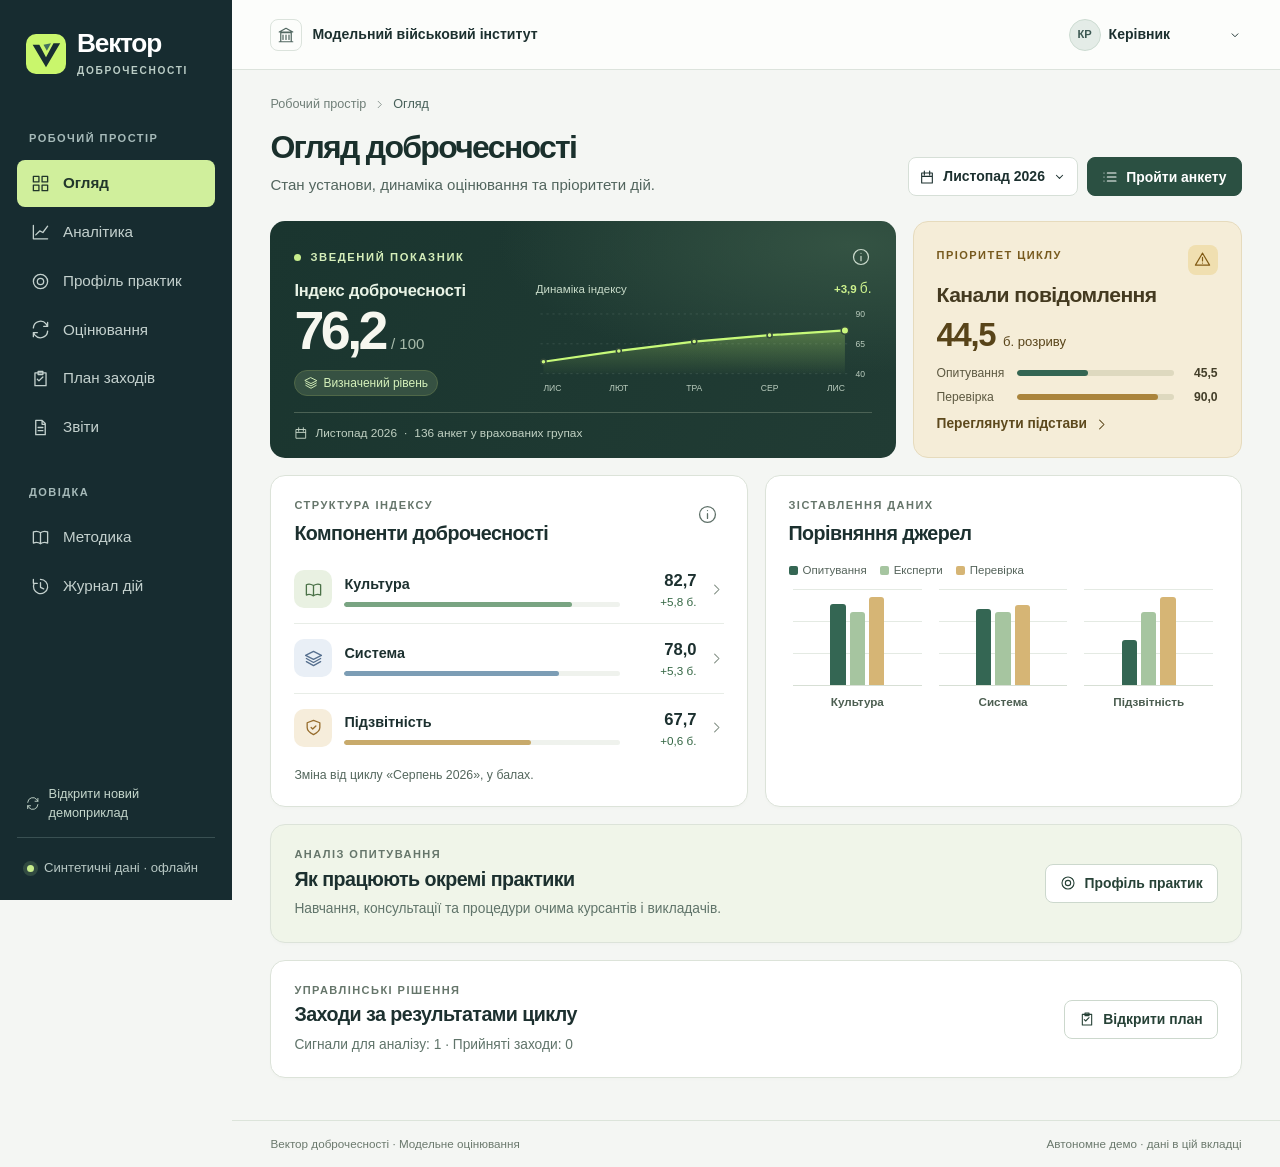
<file: demo/index.html>
<!doctype html><html lang="uk"><head><meta charset="utf-8"><meta name="viewport" content="width=device-width,initial-scale=1"><meta name="theme-color" content="#162b32"><title>Воробці · Демоприклад</title><meta name="description" content="Платформа доброчесності. Оцінювання доброчесності, порівняння джерел та контроль виконання управлінських рішень."><link rel="icon" href="[data-uri]"><style>*{box-sizing:border-box}html{font-size:16px}body{margin:0;color:#1c302f;background:#f4f6f3;font:400 1rem/1.5 Inter,"Segoe UI",Arial,sans-serif;-webkit-font-smoothing:antialiased}button,input,select,textarea{font:inherit;color:inherit}button,a,select{touch-action:manipulation}button,select{cursor:pointer}button{background:none;border:0}button:focus-visible,select:focus-visible,a:focus-visible,input:focus-visible,textarea:focus-visible,summary:focus-visible{outline:3px solid #4d8bb8;outline-offset:3px}a{color:#236855}button:hover,a.btn:hover{filter:brightness(.95)}.skip{position:fixed;top:-80px;left:15px;background:#fff;z-index:20;padding:10px}.skip:focus{top:5px}.app{display:grid;grid-template-columns:232px minmax(0,1fr);min-height:100vh}.app aside{background:#172c30;color:#deebe7;position:sticky;top:0;height:100dvh;padding:30px 17px 22px;display:flex;flex-direction:column}.brand{display:flex;gap:11px;align-items:center;padding:0 9px}.brand img{display:block}.brand strong{display:block;color:#fff;line-height:1.05;font-size:1.64rem;letter-spacing:-1.2px}.brand span{display:block;margin-top:5px;color:#bbcdc6;letter-spacing:1.65px;font-size:.635rem;font-weight:700}.navlabel,.kicker{font-size:.69rem;line-height:1.3;letter-spacing:1.45px;font-weight:750}.navlabel{color:#a6bab9;margin:53px 12px 13px}.navlabel.second{margin-top:32px}.nav{width:100%;display:flex;align-items:center;gap:13px;text-align:left;color:#c4d1ce;font-size:.95rem;font-weight:500;padding:12px 14px;margin:2px 0;border-radius:8px;min-height:44px}.nav:hover{background:#243d40}.nav.sel{background:#d0ef9c;color:#21362b;font-weight:700}.sidefoot{border-top:1px solid #395052;margin-top:auto;padding:20px 10px 0;display:flex;align-items:center;gap:10px;color:#b8c8c4;font-size:.82rem}.demodot,.heroLabel i{display:inline-block;width:7px;height:7px;border-radius:50%;background:#c7ed8c}.demodot{box-shadow:0 0 0 4px #314a41}.mainwrap{min-width:0;display:flex;flex-direction:column}.topbar{height:70px;border-bottom:1px solid #dce3dc;background:#fcfdfb;display:flex;align-items:center;justify-content:space-between;padding:0 clamp(20px,3vw,55px);gap:15px}.institution,.account,.roleSelect,.selectbox,.btn,.textbtn,.heroLabel,.heroLevel,.chartLabel,.heroFoot,.legend,.buttons,.dialogmeta{display:flex;align-items:center}.institution{gap:10px;font-weight:600;font-size:.88rem}.orgIcon{width:32px;height:32px;border:1px solid #dbe3dc;border-radius:8px;display:grid;place-items:center;color:#526862}.roleSelect,.selectbox{position:relative;gap:8px}.roleSelect select,.selectbox select{appearance:none;border:0;background:none;margin:0;width:auto;max-width:100%;padding:6px 22px 6px 0;font-weight:600;font-size:.875rem}.roleSelect>svg,.selectbox>svg:last-child{position:absolute;right:0;pointer-events:none}.avatar{background:#e4ece7;color:#3b5751;border:1px solid #ccdbd1;border-radius:50%;width:32px;height:32px;display:grid;place-items:center;font-size:.7rem;font-weight:750}.selectbox{display:inline-flex;border:1px solid #d6dfd7;background:white;border-radius:8px;padding:3px 10px;height:39px}.selectbox select{padding-right:22px}.selectbox>svg:last-child{right:10px}.menubtn,.scrim{display:none!important}main#main{width:min(100%,1560px);margin:0 auto;padding:25px clamp(20px,3vw,55px) 32px;flex:1}.crumb{color:#707f78;display:flex;align-items:center;gap:8px;font-size:.79rem;margin:0 0 16px}.crumb span{color:#476059}.pagehead{display:flex;align-items:flex-end;justify-content:space-between;gap:18px;margin-bottom:25px}h1,h2,h3,p{margin:0}h1{font-size:clamp(1.8rem,2.5vw,2.7rem);line-height:1.12;letter-spacing:-1.7px;color:#1a302c}h2{font-size:1.23rem;line-height:1.25;letter-spacing:-.55px}h3{font-size:1.04rem;line-height:1.4}.pagehead p,.panel p,.priorityCard p,.dialogbody p,.standalone p{color:#52655e;margin-top:8px}.pagehead p{font-size:.94rem}.headtools,.buttons{display:flex;align-items:center;gap:9px;flex-wrap:wrap}.headtools{flex-shrink:0}.btn{display:inline-flex;justify-content:center;gap:8px;background:white;border:1px solid #ccd8cd;border-radius:8px;min-height:39px;padding:8px 14px;font-size:.87rem;line-height:1.3;font-weight:650;text-decoration:none;color:#274237}.btn.primary{border-color:#2b5042;background:#2b5042;color:#fff}.btn.secondary:hover,.iconbtn:hover{background:#eff3ed}.heroGrid,.two{display:grid;gap:17px}.heroGrid{grid-template-columns:minmax(0,1.9fr) minmax(244px,1fr)}.hero,.priorityCard,.panel{border-radius:15px;overflow:hidden}.hero{position:relative;color:#f6f7ef;background:radial-gradient(ellipse at 93% 10%,#345343 0%,transparent 43%),linear-gradient(117deg,#1a352f,#213c34);padding:23px 24px 16px;display:flex;flex-direction:column;justify-content:space-between}.heroTop,.priorityTop,.panelHead{display:flex;align-items:center;justify-content:space-between;gap:8px}.heroLabel{font-size:.7rem;font-weight:750;letter-spacing:1.6px;color:#d4edb9;gap:9px}.heroInfo,.iconbtn{display:grid;place-items:center;border-radius:7px}.heroInfo{width:26px;height:26px;color:#c8d8ca}.heroContent{display:grid;align-items:end;grid-template-columns:minmax(139px,.85fr) minmax(160px,1.25fr);gap:13px;margin:9px 0 16px}.heroMetric h2{font-size:1.03rem;letter-spacing:-.2px;color:#e8f2e5;font-weight:550}.indexNum{font-size:clamp(3rem,4.2vw,4.75rem);font-weight:650;letter-spacing:-3.5px;line-height:1.12;font-variant-numeric:tabular-nums;white-space:nowrap}.indexNum small{font-size:.94rem;letter-spacing:0;margin-left:6px;font-weight:500;color:#a9bcac}.heroLevel{font-size:.75rem;background:#365142;color:#d6f1bb;gap:5px;border:1px solid #506848;border-radius:20px;width:fit-content;padding:3px 9px;margin-top:9px;white-space:nowrap}.heroChart{min-width:0;align-self:end;margin-bottom:1px}.chartLabel{justify-content:space-between;gap:5px;font-size:.72rem;color:#c8dbc9}.chartLabel strong{color:#ccf18d;white-space:nowrap}.chartLabel small{font-weight:500}.trend{width:100%;height:auto;display:block;margin-top:5px;overflow:visible}.trend text{font-family:Arial,sans-serif;fill:#b9cbbd;font-size:11.5px}.heroFoot{border-top:1px solid #4b6255;padding-top:12px;gap:7px;font-size:.74rem;color:#c1d1c3;flex-wrap:wrap}.priorityCard{background:#f5edd8;border:1px solid #e6dbbd;padding:20px 23px;display:flex;flex-direction:column;justify-content:center}.priorityCard .kicker{color:#775a1e}.sig{background:#f0dfb0;color:#815b15;border-radius:8px;width:30px;height:30px;display:grid;place-items:center}.priorityCard h2{margin-top:7px;font-size:1.32rem;color:#443a20}.priorityCard p{font-size:.85rem;color:#665c43;line-height:1.5}.gapNum{font-size:2.05rem;line-height:1.2;font-weight:680;letter-spacing:-1.3px;color:#584419;margin:9px 0}.gapNum small{font-size:.82rem;font-weight:500;letter-spacing:0}.textbtn{width:fit-content;display:inline-flex;gap:7px;padding:0;color:#315a46;font-weight:650;font-size:.86rem}.priorityCard .textbtn{color:#5d491d}.two{grid-template-columns:1fr 1fr;margin-top:17px}.panel{background:#fff;border:1px solid #dce3d9;padding:22px 23px;box-shadow:0 2px 3px #253b2d04}.panelHead{align-items:flex-start}.kicker{display:block;color:#65756a;margin-bottom:8px}.iconbtn{width:32px;height:32px;color:#5e7068}.componentList{margin-top:10px}.component{display:flex;align-items:center;gap:12px;width:100%;border-bottom:1px solid #e8ede7;padding:14px 0;text-align:left}.component:last-child{border:0;padding-bottom:2px}.tile{display:inline-grid;place-items:center;width:38px;height:38px;flex:0 0 38px;border-radius:10px}.tile.mint{background:#e9f1e2;color:#4a7147}.tile.blue{background:#e9eff6;color:#566f8e}.tile.amber{background:#f6eddb;color:#966c2c}.tile.soft{background:#eef2ed;color:#506556}.compmain{flex:1}.compmain b{font-size:.9rem;font-weight:630}.component strong{font-size:1.04rem;min-width:42px;text-align:right}.component>svg{color:#7e8c80}.bar{width:100%;background:#eff2ed;height:5px;border-radius:6px;overflow:hidden;margin-top:6px}.bar i{display:block;height:100%;border-radius:inherit;background:#7b9d7d}.bar i.mint{background:#79a482}.bar i.blue{background:#7c9db5}.bar i.amber{background:#c8aa6b}.legend{gap:13px;margin-top:17px;font-size:.72rem;flex-wrap:wrap;color:#55645b}.legend>span{display:flex;align-items:center;gap:5px}.legend i{display:inline-block;width:9px;height:9px;border-radius:2px}.iSurvey{background:#346653}.iExpert{background:#a6c5a0}.iFact{background:#d6b575}.barchart{display:flex;align-items:end;gap:8px;justify-content:space-around;margin-top:8px}.cluster{display:grid;align-items:end;grid-template-rows:98px auto;padding:0;flex:1;max-width:30%;text-align:center}.columns{display:flex;align-items:end;justify-content:center;gap:4px;border-bottom:1px solid #d7dfd5;background:repeating-linear-gradient(to top,transparent 0 31px,#e4eae3 31px 32px);height:100%}.columns i{width:clamp(10px,1.2vw,25px);border-radius:3px 3px 0 0}.cluster b{margin-top:7px;font-size:.73rem;color:#4c5e51;font-weight:550}.bottom,.nextrow{margin-top:17px}.nextrow,.actionrow,.task,.archrow,.factrow{display:flex;align-items:center;justify-content:space-between;gap:16px}.nextrow p,.small,small,.dialogmeta,.factrow span{font-size:.86rem}.nextrow p,.small{color:#60746a}.nextrow .kicker{margin-bottom:5px}footer{display:flex;justify-content:space-between;color:#6b796d;border-top:1px solid #dce4da;font-size:.73rem;padding:14px clamp(20px,3vw,55px);margin-top:10px}.tag{display:inline-block;color:#4a6256;background:#e9eee9;border-radius:20px;padding:3px 10px;font-weight:600;font-size:.77rem}.tag.green{background:#e6f0db;color:#466735}.metrics{display:grid;grid-template-columns:repeat(3,minmax(0,1fr));gap:12px;margin:20px 0}.metrics div{padding:15px 12px;background:#f3f6f0;border-radius:10px}.metrics b,.metrics span{display:block}.metrics b{font-size:1.5rem}.metrics span{color:#52645a;font-size:.85rem}.buttons{margin-top:16px}.task,.archrow,.factrow,.actionrow{border-bottom:1px solid #e1e7de;padding:15px 0}.task:last-child,.archrow:last-child,.factrow:last-child,.actionrow:last-child{border:0}.task>div{flex:1}.task p{font-size:.94rem;margin:3px 0}.archrow{width:100%;text-align:left}.archrow b{flex:1}.actionrow>div{flex:1}.actionrow h3{margin-top:8px}.actionrow select{width:fit-content}.actionrow p{font-size:.88rem}.tablewrap{overflow-x:auto}table{width:100%;border-collapse:collapse;margin-top:15px;font-size:.91rem;text-align:left}td,th{padding:12px 8px;border-bottom:1px solid #e1e8df}th{font-size:.79rem;color:#5f7366}td:first-child,th:first-child{padding-left:0}.reportpaper h3{margin-top:18px}.formula,.callout,.notice,.success{border-radius:10px}.formula{background:#eaf2e3;color:#34563f;padding:18px;margin-top:16px;font-weight:650}.panel details{border-top:1px solid #e1e7de;margin-top:14px;padding-top:14px}.panel summary{cursor:pointer;font-weight:600}.err{background:#fae8e5;color:#90392c;padding:10px 20px}.notice,.callout{background:#edf3e9;color:#405b47;padding:12px 14px;margin:15px 0}.notice{display:flex;gap:9px;align-items:flex-start;font-size:.9rem}.notice svg{flex:none;margin-top:3px}.callout{background:#f7efdd;color:#63522d}.callout p{margin:4px 0}.standalone,.loading{margin:8vh auto;max-width:520px;padding:25px}.standalone .brand{background:#1b3334;border-radius:12px;padding:18px;margin-bottom:24px}.standalone form{margin-top:16px}.dialoghead,.dialogbody{padding:19px 23px}.dialoghead{display:flex;align-items:center;justify-content:space-between;border-bottom:1px solid #e1e7df;position:sticky;top:0;background:white;z-index:1}.dialogbody>*+*{margin-top:15px}.dialogbody>p:first-child{margin-top:0}dialog{width:min(565px,calc(100% - 25px));max-height:88dvh;padding:0;border:1px solid #ccdbcb;border-radius:15px;color:#243a30;box-shadow:0 18px 64px #0d302345}dialog::backdrop{background:#17292475;backdrop-filter:blur(2px)}.detailScore{display:flex;align-items:center;gap:16px;margin:12px 0;color:#345e46}.detailScore strong{font-size:3.4rem;letter-spacing:-2.5px;line-height:1.1}.detailScore span{font-size:.8rem}.dialogmeta{gap:12px}.factrow{gap:20px;align-items:flex-start}.factrow span:last-child{text-align:right}.dialogbody form>label,fieldset>label,.standalone form>label,.dialogbody>label,.formgrid label{display:grid;gap:5px;font-size:.89rem;font-weight:600;margin:15px 0}input:not([type=radio]),textarea,select:not(.roleSelect select):not(.selectbox select){border:1px solid #c6d3c8;border-radius:7px;padding:9px 11px;max-width:100%;width:100%;background:#fff}textarea{resize:vertical;min-height:90px}.formgrid{display:grid;grid-template-columns:1fr 1fr;gap:12px}fieldset{border:1px solid #dce5dc;border-radius:10px;margin:16px 0;padding:12px}legend{font-weight:650;padding:0 5px}.option{display:flex;align-items:center;gap:10px;margin:5px 0;padding:9px;background:#f4f6f1;border-radius:6px;font-weight:450;line-height:1.4}.option input{accent-color:#416e4f}.option:has(:checked){background:#e0eed6}.success{background:#dff0d6;width:50px;height:50px;display:grid;place-items:center}.surveyhead{display:flex;gap:12px;align-items:center}#toast{position:fixed;bottom:18px;left:50%;transform:translate(-50%,15px);opacity:0;transition:.2s;background:#203c32;color:white;z-index:10;border-radius:10px;padding:10px 16px;pointer-events:none;max-width:92vw}#toast.on{opacity:1;transform:translate(-50%,0)}
@media(min-width:1550px){.app{grid-template-columns:260px minmax(0,1fr)}.hero{min-height:245px}.cluster{grid-template-rows:125px auto}.component{padding:18px 0}}
@media(max-width:1180px){.app{grid-template-columns:192px minmax(0,1fr)}.app aside{padding-left:10px;padding-right:10px}.heroGrid{grid-template-columns:minmax(0,1.7fr) minmax(214px,1fr)}.hero,.priorityCard,.panel{padding:19px}.heroContent{grid-template-columns:minmax(126px,.85fr) minmax(130px,1fr)}.heroMetric h2{font-size:.92rem}.heroLevel{font-size:.69rem}.navlabel{font-size:.64rem}.headtools{gap:6px}}
@media(max-width:950px){.app{grid-template-columns:1fr}.app aside{position:fixed;left:-245px;top:0;bottom:0;width:230px;z-index:6;transition:left .18s}.menuopen aside{left:0}.menubtn{display:grid!important}.menuopen .scrim{display:block!important;position:fixed;inset:0;background:#152a216b;z-index:5}.topbar{height:58px}.heroGrid{grid-template-columns:minmax(0,1.75fr) minmax(230px,1fr)}}
@media(max-width:700px){main#main{padding:18px 14px 23px}.topbar{padding:0 12px}.orgIcon{display:none}.institution{gap:4px;font-size:.77rem}.roleSelect{gap:4px}.roleSelect select{font-size:.78rem}.avatar{width:26px;height:26px;font-size:.6rem}.pagehead{align-items:flex-start;flex-direction:column;margin-bottom:16px;gap:12px}.pagehead p{font-size:.87rem}.heroGrid,.two{grid-template-columns:1fr;gap:12px}.two{margin-top:12px}.heroContent{grid-template-columns:minmax(120px,.9fr) minmax(130px,1fr)}.priorityCard,.panel,.hero{padding:17px}.priorityCard{display:grid;grid-template-columns:1fr auto;column-gap:10px}.priorityTop{grid-column:1/-1}.priorityCard h2,.priorityCard p,.priorityCard .textbtn{grid-column:1}.priorityCard .gapNum{grid-column:2;grid-row:2/5;align-self:center;text-align:center}.gapNum small{display:block}.priorityCard .textbtn{margin-top:8px}.btn{font-size:.82rem}.metrics{gap:6px}.metrics div{padding:9px}.metrics span{font-size:.73rem}.nextrow,.actionrow,.task{align-items:flex-start;flex-wrap:wrap}.task>div{min-width:66%}.legend{font-size:.77rem}.dialoghead,.dialogbody{padding:15px}.nextrow{gap:10px}.archrow{gap:9px}.crumb{margin-bottom:10px}.factrow{gap:8px}.indexNum{font-size:3.25rem}.headtools{align-self:stretch}.btn,.selectbox{min-height:40px}.institution span:last-child{max-width:145px;line-height:1.2}footer{padding:12px 14px}}
@media(max-width:370px){.heroContent{grid-template-columns:1fr}.heroChart{margin-top:6px}.roleSelect .avatar{display:none}.institution span:last-child{max-width:115px}}@media print{.app{display:block}.app aside,.topbar,.crumb,footer,.headtools,.noprint,.skip,#toast{display:none!important}body{background:white}main#main{padding:0}.reportpaper{border:0}.pagehead{margin-top:0}}
.profilefilters{display:flex;align-items:end;gap:16px;flex-wrap:wrap;margin-bottom:12px}.profilefilters label{display:grid;gap:5px;font-size:.83rem;font-weight:650}.profilefilters .small{margin-left:auto}.profiletable .textbtn{text-align:left}.profiletable small{display:block;color:#596b60;font-size:.75rem;margin-top:3px}.verdict{display:inline-flex;align-items:center;border-radius:20px;padding:4px 10px;font-weight:600;line-height:1.4;font-size:.78rem;background:#ebeeea;color:#435448}.verdict.strong{background:#e2f0cf;color:#355629}.verdict.stable{background:#e4efeb;color:#345e4d}.verdict.forming{background:#f5eedc;color:#735920}.verdict.priority{background:#f5e0d9;color:#863d2e}.verdict.split{background:#e9e5f7;color:#59457c}.emptyfilter{padding:20px 0}.emptyfilter .btn{margin-top:12px}.profilejump{background:#f0f5e9}.qprogress{display:grid;gap:8px;margin-top:16px;color:#3c5b48}.qprogress b{font-size:.86rem}.qprogress progress{width:100%;height:6px;border:0;appearance:none;background:#e8ede6;border-radius:9px}.qprogress progress::-webkit-progress-bar{background:#e8ede6;border-radius:9px}.qprogress progress::-webkit-progress-value{background:#769958;border-radius:9px}.qprogress progress::-moz-progress-bar{background:#769958;border-radius:9px}.wizard .qchoices{border:0;padding:0;margin:20px 0}.qchoices legend{font-size:1.14rem;font-weight:650;line-height:1.35;padding:0;margin-bottom:10px}.wizard label.option{display:flex;width:100%;align-items:center;gap:10px;min-height:42px;margin:5px 0;padding:9px 12px;border:1px solid transparent;cursor:pointer}.wizard label.option:has(:checked){border-color:#83a476}.wizardfoot{display:flex;justify-content:space-between;gap:9px}.wizardfoot .primary{margin-left:auto}.surveyhead span:last-child{font-size:.81rem;color:#607167}.practiceprint{padding:12px 0}@media(max-width:650px){.profilefilters{align-items:stretch;gap:8px}.profilefilters label{flex:1;min-width:135px}.profilefilters .small{margin:0;flex-basis:100%}.profiletable td,.profiletable th{font-size:.8rem;padding:8px 4px}.profiletable .textbtn{font-size:.85rem}.profiletable .verdict{font-size:.7rem;padding:3px 6px}.qchoices legend{font-size:1.06rem}.wizard label.option{font-size:.91rem}}@media print{.practiceprint>table{display:table!important}}
.examplenav{margin-top:auto;color:#c4d6cb;display:flex;align-items:center;gap:9px;padding:12px 9px;text-align:left;font-size:.8rem}.examplenav+.sidefoot{margin-top:3px}

.compValue{display:grid;justify-items:end;min-width:65px;font-variant-numeric:tabular-nums}
.compChange{font-size:.73rem;line-height:1.3;color:#326542}.compChange.down{color:#8a4c26}
.panel .chartNote{margin:16px 0 0;font-size:.77rem;color:#54675d}
.priorityCard .gapNum{margin:9px 0 11px;line-height:1.1;font-variant-numeric:tabular-nums}
.evidencePair{display:grid;gap:6px;margin:0 0 8px}
.evidenceLine{display:grid;grid-template-columns:72px minmax(26px,1fr) 36px;align-items:center;gap:8px;font-size:.76rem;color:#5d5941}
.evidenceLine b{font-variant-numeric:tabular-nums;text-align:right;color:#433e29}
.evidenceTrack{height:6px;background:#ded9bf;border-radius:6px;overflow:hidden}
.evidenceTrack i{height:100%;display:block;border-radius:inherit}.evidenceTrack .survey{background:#346653}.evidenceTrack .fact{background:#aa843c}
.drawerClose{display:none}.app aside{overflow-y:auto}.examplenav{flex-shrink:0}
footer{gap:12px;flex-wrap:wrap}footer a{font-weight:600;text-underline-offset:3px}
@media(max-width:950px){
 .app aside{visibility:hidden}.menuopen aside{visibility:visible}
 .drawerClose{display:grid;position:absolute;right:7px;top:8px;color:#daeada}
}
@media(max-width:700px){
 .priorityCard{display:block}.priorityCard .evidencePair{max-width:410px}
 .priorityCard .gapNum{text-align:left}.priorityCard .gapNum small{display:inline}
}
@media(max-width:550px){
 .profiletable thead{position:absolute;width:1px;height:1px;overflow:hidden;clip-path:inset(50%)}
 .profiletable tbody{display:grid;gap:9px}.profiletable tr{display:grid;grid-template-columns:1fr 1fr;gap:5px 10px;padding:12px;border:1px solid #dce5da;border-radius:10px}
 .profiletable td{padding:0!important;border:0}.profiletable td:first-child,.profiletable td:last-child{grid-column:1/-1}
 .profiletable td[data-group]::before{content:attr(data-group);display:block;font-size:.72rem;color:#596b60}
 .profiletable td[data-group]{font-size:.98rem;font-weight:650;font-variant-numeric:tabular-nums}
 .profiletable .textbtn{font-size:.95rem}.profiletable .verdict{margin-top:4px;font-size:.75rem}
}
@media(prefers-reduced-motion:reduce){.app aside,#toast{transition:none}}
</style></head><body><a class="skip" href="#main">До основного вмісту</a><div id="root"><main class="loading">Вектор · Завантаження оцінювання…</main></div><dialog id="modal" aria-labelledby="dialog-title"></dialog><div id="toast" role="status" aria-live="polite"></div><script type="module">import {request, portable} from "[data-uri]";

const $=s=>document.querySelector(s), root=$('#root'), dialog=$('#modal');
const esc=x=>String(x??'').replace(/[&<>"']/g,c=>({'&':'&amp;','<':'&lt;','>':'&gt;','"':'&quot;',"'":'&#39;'}[c]));
const icons={overview:'M3 3h7v7H3z M14 3h7v7h-7z M3 14h7v7H3z M14 14h7v7h-7z',chart:'M3 3v17h18 M6 15l5-5 4 2 6-8',cycles:'M3 10a9 9 0 0 1 16-5l2 3 M21 3v5h-5 M21 14A9 9 0 0 1 5 19l-2-3 M3 21v-5h5',actions:'M6 5h13v16H5V5h3 M9 3h6v4H9z M8 13l2 2 5-5',report:'M6 3h8l4 4v14H6z M14 3v5h4 M9 12h6 M9 16h6',method:'M3 5q5-2 9 1 4-3 9-1v14q-5-2-9 1-4-3-9-1z M12 6v14',audit:'M12 3a9 9 0 1 1-8 5 M3 3v5h5 M12 7v6l4 2',building:'M3 21h18 M5 21V9h14v12 M3 8l9-5 9 5z M8 12v6 M12 12v6 M16 12v6',download:'M12 3v12 M7 10l5 5 5-5 M4 16v4h16v-4',calendar:'M4 6h16v15H4z M8 3v6 M16 3v6 M4 11h16',chev:'m7 10 5 5 5-5',go:'m9 5 7 7-7 7',shield:'m12 3 8 3v6q0 5-8 9-8-4-8-9V6z M9 12l2 2 4-4',signal:'m12 3 10 17H2z M12 9v5 M12 17h.01',pulse:'M2 12h5l3-7 4 14 3-7h5',book:'M3 6q4-2 9 1 5-3 9-1v13q-5-2-9 1-5-3-9-1z M12 7v13',layers:'m12 3 10 5-10 5L2 8z M3 12l9 5 9-5 M3 16l9 5 9-5',people:'M8 11a4 4 0 1 0 0-8 4 4 0 1 0 0 8 M2 21v-3q0-4 6-4t6 4v3 M16 5q6 2 2 7 M17 15q5 0 5 6',lock:'M5 10h14v11H5z M8 10V7a4 4 0 0 1 8 0v3',info:'M12 22a10 10 0 1 0 0-20 10 10 0 0 0 0 20 M12 11v6 M12 7h.01',menu:'M3 6h18 M3 12h18 M3 18h18',close:'m5 5 14 14 M19 5 5 19',list:'M8 6h13 M8 12h13 M8 18h13 M3 6h.01 M3 12h.01 M3 18h.01',check:'m4 12 5 5L20 6',target:'M12 21a9 9 0 1 0 0-18 9 9 0 0 0 0 18 M12 16a4 4 0 1 0 0-8 4 4 0 0 0 0 8',file:'M5 3h10l4 4v14H5z M8 13h8 M8 17h5',print:'M7 8V3h10v5 M7 17H3V9h18v8h-4 M7 14h10v7H7z',enter:'M4 12h13 M12 7l5 5-5 5 M17 3h4v18h-4',plus:'M12 4v16 M4 12h16',filter:'M3 7h18 M6 12h12 M9 17h6'};
const icon=(key,size=19)=>`<svg width="${size}" height="${size}" viewBox="0 0 24 24" fill="none" stroke="currentColor" stroke-width="1.65" stroke-linecap="round" stroke-linejoin="round" aria-hidden="true"><path d="${icons[key]||icons.info}"/></svg>`;
const pages=[['overview','Огляд'],['chart','Аналітика'],['profile','Профіль практик'],['cycles','Оцінювання'],['actions','План заходів'],['report','Звіти'],['method','Методика'],['audit','Журнал дій']];
const roleNames={lead:'Керівник',officer:'Уповноважений',member:'Учасник'},gNames={cadets:'Курсанти',staff:'Викладачі'};
const ci=['book','layers','shield'],tones=['mint','blue','amber'];
let data, currentId, page='overview', menu=false, invite=null, groupView='cadets', working=false;
const num=(v,p=0)=>v==null?'—':Number(v).toLocaleString('uk-UA',{maximumFractionDigits:p,minimumFractionDigits:p});
const diff=v=>v==null?'—':(v>0?'+':'')+num(v,1);
const btn=(text,act,kind='secondary',ico='')=>`<button type="button" class="btn ${kind}" data-do="${act}">${ico?icon(ico,16):''}${text}</button>`;
const tag=(t,c='')=>`<span class="tag ${c}">${esc(t)}</span>`;
const nav=(p,t,i)=>`<button ${p===page?'aria-current="page"':''} class="nav ${p===page?'sel':''}" data-do="nav.${p}">${icon(i)}<span>${t}</span></button>`;
const source='https://nuou.org.ua/assets/documents/recommendations_transform_dobrochesnist.pdf';
const cycle=()=>data.cycles.find(c=>c.id===currentId)||data.cycles.filter(c=>c.closed).at(-1);
const alertCount=c=>c.rows.filter(r=>r.flag).length;
const previousCycle=c=>data.cycles.filter(x=>x.closed&&x.id<c.id).at(-1);
const openCycle=()=>data.cycles.find(c=>!c.closed);
function msg(s){const t=$('#toast');t.textContent=s;t.classList.add('on');clearTimeout(t.timer);t.timer=setTimeout(()=>t.classList.remove('on'),3400)}
async function api(path,body){const r=await request(path,body); const v=await r.json();if(!r.ok){const e=Error(v.error||'Не вдалося завантажити дані.');e.status=r.status;throw e}return v}
async function reload(){data=await api('state');if(!currentId||!data.cycles.some(c=>c.id===currentId&&c.closed))currentId=data.cycles.filter(c=>c.closed).at(-1)?.id;render()}
function show(title,html){dialog.innerHTML=`<header class="dialoghead"><h2 id="dialog-title">${title}</h2><button class="iconbtn" data-do="dismiss" aria-label="Закрити">${icon('close')}</button></header><div class="dialogbody">${html}</div>`;if(!dialog.open)dialog.showModal()}
function strip(s='Дані синтетичні'){return `<div class="notice">${icon('info',17)}<span>${s}</span></div>`}
function heading(title,sub,actions=''){return `<div class="pagehead"><div><h1>${title}</h1><p>${sub}</p></div>${actions?`<div class="headtools">${actions}</div>`:''}</div>`}
function period(){return `<label class="selectbox">${icon('calendar',16)}<select id="period" aria-label="Цикл оцінювання">${data.cycles.filter(c=>c.closed).slice().reverse().map(c=>`<option value="${c.id}" ${c.id===currentId?'selected':''}>${esc(c.name)}</option>`).join('')}</select>${icon('chev',15)}</label>`}
const bar=(n,color='')=>`<div class="bar"><i class="${color}" style="width:${Math.max(0,Math.min(100,n??0))}%"></i></div>`;
const mini=(n)=>n==null?'н/д':num(n,1);
function trend(c){
 const history=data.cycles.filter(x=>x.closed&&x.id<=c.id&&x.index!=null).slice(-5);
 if(!history.length)return `<p>Немає оприлюднених значень.</p>`;
 const width=450,height=120, left=10,right=414,top=12,bottom=92,min=Math.max(0,Math.floor((Math.min(...history.map(h=>h.index))-5)/10)*10),max=Math.min(100,Math.ceil((Math.max(...history.map(h=>h.index))+5)/10)*10);
 const xy=history.map((h,i)=>[history.length===1?right:left+(right-left)*i/(history.length-1),bottom-(h.index-min)/(max-min||1)*(bottom-top)]);
 const line=xy.map(p=>p.join(',')).join(' '),first=xy[0],last=xy.at(-1);
 const month=n=>esc(n.name.split(' ')[0].slice(0,3).toUpperCase());
 return `<svg class="trend" viewBox="0 0 ${width} ${height}" role="img" aria-label="Динаміка індексу: ${history.map(h=>esc(h.name)+' '+num(h.index,1)).join(', ')}"><defs><linearGradient id="area" x1="0" y1="0" x2="0" y2="1"><stop stop-color="#bef56b" stop-opacity=".3"/><stop offset="1" stop-color="#bef56b" stop-opacity=".015"/></linearGradient></defs>${[0,.5,1].map(fr=>{const y=bottom-fr*(bottom-top);return `<path d="M6 ${y}H418" stroke="#94aaa0" opacity=".26" stroke-dasharray="3 5"/><text x="428" y="${y+4}">${Math.round(min+fr*(max-min))}</text>`}).join('')}<polygon points="${first[0]},${bottom} ${line} ${last[0]},${bottom}" fill="url(#area)"/><polyline points="${line}" stroke="#c7fa79" stroke-width="3" fill="none" stroke-linejoin="round"/>${xy.map(([x,y],i)=>`<circle cx="${x}" cy="${y}" r="${i===xy.length-1?5:3.4}" fill="#caf77d" stroke="#32483a" stroke-width="2"><title>${esc(history[i].name)} · ${num(history[i].index,1)}</title></circle><text x="${x}" y="115" text-anchor="${i===0?'start':i===xy.length-1?'end':'middle'}">${month(history[i])}</text>`).join('')}</svg>`;
}
function compPanel(c,previous=previousCycle(c)){
 const comparison=previous?'Зміна від циклу «'+esc(previous.name)+'», у балах.':'Перший опублікований цикл.';
 const entries=c.rows.map((row,i)=>{
  const prior=previous?.rows[i]?.score;
  const change=row.score==null||prior==null?null:row.score-prior;
  const note=change==null?'':`<small class="compChange ${change<0?'down':''}">${diff(change)} б.</small>`;
  return `<button class="component" data-do="detail.${i}"><span class="tile ${tones[i]}">${icon(ci[i])}</span><span class="compmain"><b>${esc(row.label)}</b>${bar(row.score,tones[i])}</span><span class="compValue"><strong>${num(row.score,1)}</strong>${note}</span>${icon('go',15)}</button>`;
 }).join('');
 return `<section class="panel"><div class="panelHead"><div><span class="kicker">СТРУКТУРА ІНДЕКСУ</span><h2>Компоненти доброчесності</h2></div><button class="iconbtn" data-do="nav.method" aria-label="Методика розрахунку">${icon('info')}</button></div><div class="componentList">${entries}</div><p class="chartNote">${comparison}</p></section>`;
}
function priorityCard(row,c){
 const hasSources=c.rows.every(r=>r.survey!=null&&r.fact!=null&&r.score!=null);
 let content;
 if(!row){
  content=`<h2>${hasSources?'Суттєвих розривів немає':'Бракує даних для порівняння'}</h2><p>${hasSources?'У цьому циклі жоден компонент не перетнув поріг рекомендації.':'Перегляньте, які джерела вже доступні за цей цикл.'}</p>${btn('До аналітики','nav.chart','secondary','chart')}`;
 }else{
  const gapRule=row.gap!=null&&row.gap>=20;
  const pairs=[['Опитування',row.survey,'survey'],['Перевірка',row.fact,'fact']].map(([name,v,tone])=>
   `<div class="evidenceLine"><span>${name}</span><span class="evidenceTrack" aria-hidden="true"><i class="${tone}" style="width:${v??0}%"></i></span><b>${mini(v)}</b></div>`).join('');
  content=`<h2>${esc(row.title)}</h2><div class="gapNum">${num(gapRule?row.gap:row.score,1)} <small>${gapRule?'б. розриву':'б. зі 100'}</small></div><div class="evidencePair">${pairs}</div><button class="textbtn" data-do="detail.${row.i}">Переглянути підстави ${icon('go',15)}</button>`;
 }
 return `<section class="priorityCard"><div class="priorityTop"><span class="kicker">ПРІОРИТЕТ ЦИКЛУ</span><span class="sig">${icon('signal',17)}</span></div>${content}</section>`;
}
function compare(c){return `<section class="panel"><div class="panelHead"><div><span class="kicker">ЗІСТАВЛЕННЯ ДАНИХ</span><h2>Порівняння джерел</h2></div></div><div class="legend"><span><i class="iSurvey"></i>Опитування</span><span><i class="iExpert"></i>Експерти</span><span><i class="iFact"></i>Перевірка</span></div><div class="barchart" aria-label="Зіставлення трьох джерел">${c.rows.map((r,i)=>`<button class="cluster" data-do="detail.${i}" aria-label="${r.label}: опитування ${mini(r.survey)}, експерти ${mini(r.expert)}, перевірка ${mini(r.fact)}"><span class="columns">${[r.survey,r.expert,r.fact].map((v,k)=>`<i class="${['iSurvey','iExpert','iFact'][k]}" style="height:${v??0}%" title="${mini(v)}"></i>`).join('')}</span><b>${r.label}</b></button>`).join('')}</div></section>`}
function overview(){
 const c=cycle(),prev=previousCycle(c),delta=c.index!=null&&prev?.index!=null?c.index-prev.index:null;
 const rows=c.rows.map((r,i)=>({...r,i})).filter(r=>r.flag).sort((a,b)=>b.gap-a.gap),alert=rows[0];
 const n=Object.values(c.counts).filter(x=>x!==null).reduce((x,y)=>x+y,0);
 return heading('Огляд доброчесності','Стан установи, динаміка оцінювання та пріоритети дій.',period()+(data.demoOwner&&openCycle()?btn(portable?'Пройти анкету':'Тестова анкета','issue.quick','primary','list'):''))+
 `<div class="heroGrid"><section class="hero"><div class="heroTop"><span class="heroLabel"><i></i> ЗВЕДЕНИЙ ПОКАЗНИК</span><button aria-label="Як обчислюється індекс" class="heroInfo" data-do="nav.method">${icon('info',18)}</button></div><div class="heroContent"><div class="heroMetric"><h2>Індекс доброчесності</h2><div class="indexNum">${num(c.index,1)}<small>/ 100</small></div><span class="heroLevel">${icon('layers',14)} ${c.level} рівень</span></div><div class="heroChart"><div class="chartLabel"><span>Динаміка індексу</span><strong>${diff(delta)} <small>б.</small></strong></div>${trend(c)}</div></div><div class="heroFoot">${icon('calendar',14)} ${esc(c.name)} <span>·</span> ${n} анкет у врахованих групах</div></section>
 ${priorityCard(alert,c)}</div>
 <div class="two">${compPanel(c,prev)}${compare(c)}</div>
 <div class="panel nextrow profilejump"><div><span class="kicker">АНАЛІЗ ОПИТУВАННЯ</span><h2>Як працюють окремі практики</h2><p>Навчання, консультації та процедури очима курсантів і викладачів.</p></div>${btn('Профіль практик','nav.profile','secondary','target')}</div>
 <div class="panel nextrow"><div><span class="kicker">УПРАВЛІНСЬКІ РІШЕННЯ</span><h2>Заходи за результатами циклу</h2><p>Сигнали для аналізу: ${alertCount(c)} · Прийняті заходи: ${data.measures.filter(m=>m.cycle===c.id).length}</p></div>${btn('Відкрити план','nav.actions','secondary','actions')}</div>`;
}
function details(i){
 const c=cycle(),r=c.rows[i]; const exists=data.measures.some(a=>a.cycle===c.id&&a.criterion===i&&!a.questionId);
 show(esc(r.title),`<div class="dialogmeta">${tag(r.label,'green')} ${esc(c.name)}</div><div class="detailScore"><strong>${num(r.score,1)}</strong><span>балів зі 100<br>${r.level} рівень</span></div>${[['Курсанти',r.groups.cadets],['Викладачі',r.groups.staff],['Опитування · 40%',r.survey],['Експертна оцінка · 30%',r.expert],['Документальний показник · 30%',r.fact]].map(([s,n])=>`<div class="factrow"><span>${s}</span><b>${mini(n)}</b></div>`).join('')}<p><b>Документальний показник.</b> ${esc(r.fact!==null?r.rawFact.a+' / '+r.rawFact.b:'—')} · ${esc(data.criteria[i].fact)}.</p><p class="small">Адаптовано за Рекомендаціями. ${esc(r.ref)}.</p>${r.flag?`<div class="callout"><b>Підстава рекомендації</b><p>${r.gap>=20?'Розбіжність джерел становить '+num(r.gap,1)+' б. Поріг правила — 20 б.':'Бал компонента нижчий за 60.'} Потрібна перевірка причин.</p></div>${exists?tag('Захід уже прийнято','green'):data.role==='lead'?btn('Розглянути захід','adopt.'+i,'primary','actions'):''}`:''}`);
}


function analytics(){const c=cycle();return heading('Порівняльна аналітика','Зіставте оцінки груп із незалежними джерелами за один цикл.',period())+`<div class="two">${compare(c)}${compPanel(c)}</div><section class="panel bottom"><span class="kicker">ДЕТАЛІ ОЦІНЮВАННЯ</span><h2>Відповіді за категоріями</h2><div class="tablewrap"><table><thead><tr><th>Компонент</th><th>Курсанти</th><th>Викладачі</th><th>Експерт</th><th>Перевірка</th></tr></thead><tbody>${c.rows.map((r,i)=>`<tr><td><button class="textbtn" data-do="detail.${i}">${r.label}</button></td>${[r.groups.cadets,r.groups.staff,r.expert,r.fact].map(n=>`<td>${mini(n)}</td>`).join('')}</tr>`).join('')}</tbody></table></div><p class="small">«—» означає недостатню кількість оцінок або відсутнє джерело. Бали подано на шкалі 0–100.</p></section>`}
function adopt(i,practice=null){const r=cycle().rows[i],item=practice&&data.questions.find(q=>q.id===practice.id);show('Прийняти рекомендацію',`<form id="adoptform" data-i="${i}" data-question="${practice?.id||''}"><p>${practice?esc(practice.title)+' · '+esc(practice.label)+' · '+mini(practice.score)+' б.':esc(r.title)+' · '+mini(r.score)+' б. · розбіжність '+mini(r.gap)+' б.'}</p><label>Захід<textarea name="text" required minlength="2" maxlength="320">${esc(item?.action||r.action)}</textarea></label><label>Відповідальний підрозділ<select name="owner">${data.owners.map(x=>`<option>${x}</option>`).join('')}</select></label><label>Строк виконання<input name="due" type="date" required></label><button class="btn primary">Прийняти до плану</button></form>`)}
function createMeasure(){
 const c=cycle(),available=c.practices.filter(q=>!data.measures.some(m=>m.cycle===c.id&&m.questionId===q.id));
 if(!available.length){msg('Усі практики цього циклу вже мають заходи.');return}
 const q=available[0];
 show('Новий захід',`<form id="manualmeasure"><p>Створіть управлінське рішення та вкажіть строк його перевірки.</p><label>Практика<select name="questionId" id="manualquestion">${available.map(item=>`<option value="${esc(item.id)}">${esc(item.title)}</option>`).join('')}</select></label><label>Захід<textarea name="text" minlength="2" maxlength="320" required>${esc(q.action)}</textarea></label><label>Відповідальний підрозділ<select name="owner">${data.owners.map(x=>`<option>${esc(x)}</option>`).join('')}</select></label><label>Строк виконання<input type="date" name="due" required></label><button class="btn primary">Додати до плану</button></form>`);
 const nextMonth=new Date();nextMonth.setDate(nextMonth.getDate()+30);
 const f=dialog.querySelector('#manualmeasure');if(f)f.elements.due.value=[nextMonth.getFullYear(),String(nextMonth.getMonth()+1).padStart(2,'0'),String(nextMonth.getDate()).padStart(2,'0')].join('-');
}
function actions(){
 const c=cycle();const flagged=c.rows.map((r,i)=>({...r,i})).filter(r=>r.flag&&!data.measures.some(m=>m.cycle===c.id&&m.criterion===r.i&&!m.questionId));
 return heading('План заходів','Рекомендації, відповідальні та перевірка результату в наступному циклі.',period()+(data.role==='lead'?btn('Додати захід','manualmeasure','primary','plus'):''))+
 `<section class="panel"><span class="kicker">НА РОЗГЛЯДІ</span><h2>Рекомендовані заходи</h2>${flagged.length?flagged.map(r=>`<div class="task"><span class="tile amber">${icon('signal')}</span><div><b>${esc(r.title)}</b><p>${esc(r.action)}</p><span class="small">Розбіжність джерел ${mini(r.gap)} б. · Оцінка ${mini(r.score)} б.</span></div>${btn(data.role==='lead'?'Розглянути':'Підстави',data.role==='lead'?'adopt.'+r.i:'detail.'+r.i)}</div>`).join(''):'<p>Усі рекомендації цього циклу опрацьовано або пороги правил не спрацювали.</p>'}</section>
 <section class="panel bottom"><span class="kicker">КОНТРОЛЬ ВИКОНАННЯ</span><h2>Прийняті заходи усіх циклів</h2>${data.measures.length?data.measures.slice().reverse().map(m=>`<div class="actionrow"><div>${m.questionId?tag(data.questions.find(q=>q.id===m.questionId)?.title,'green')+' ':''}${tag(m.status,m.status==='Виконано'?'green':'')}<h3>${esc(m.text)}</h3><p>${esc(m.owner)} · до ${esc(m.due)} · ${esc(data.cycles.find(c=>c.id===m.cycle)?.name)}</p><p class="small">${m.verification?`Повторна оцінка · ${esc(m.verification.cycle)} · ${mini(m.verification.score)} б. (${diff(m.verification.delta)} б. до базової оцінки).`:'Перевірка результату очікує наступного завершеного циклу.'}</p></div><label class="small">Статус<select aria-label="Статус заходу" data-status="${m.id}">${['Заплановано','У роботі','Виконано'].map(s=>`<option ${s===m.status?'selected':''}>${s}</option>`).join('')}</select></label></div>`).join(''):'<p>Прийміть рекомендацію, щоб призначити відповідального та строк.</p>'}</section>`;
}
function cyclesPage(){
 const c=openCycle(),off=data.role==='officer';return heading('Цикли оцінювання','Організація анонімного опитування та підтвердження інституційних показників.',off&&!c?btn('Створити цикл','newcycle','primary','plus'):'')+
 (c?`<section class="panel"><div class="panelHead"><div>${tag('Триває збір','green')}<h2>${esc(c.name)}</h2></div><span class="tile mint">${icon('cycles')}</span></div><div class="metrics">${Object.entries(c.counts).map(([g,n])=>`<div><b>${n??'менше '+c.k}</b><span>${gNames[g]} · анкет</span></div>`).join('')}<div><b>${c.k}</b><span>Поріг анонімності</span></div></div><p>Групові бали оприлюднюються один раз після завершення циклу. Експертні й документальні показники ${c.confirmed?'підтверджено':'очікують підтвердження'}.</p><div class="buttons">${off?btn('Внести показники','inputs','primary','list')+btn(portable?'Пройти анкету':'Видати запрошення','issue','secondary','people'):btn('Переглянути джерела','inputs')+(!c.confirmed?btn('Підтвердити джерела','confirm','primary','check'):'')+btn('Завершити цикл','closecycle','secondary','lock')}</div></section>`:strip('Збір анкет завершено. Уповноважений може створити новий цикл.'))+
 `<section class="panel bottom"><span class="kicker">АРХІВ</span><h2>Завершені оцінювання</h2>${data.cycles.filter(c=>c.closed).slice().reverse().map(c=>`<button class="archrow" data-do="select.${c.id}"><span class="tile soft">${icon('calendar')}</span><b>${esc(c.name)}</b><span>${mini(c.index)} б.</span>${icon('go',15)}</button>`).join('')}</section>`;
}
function inputs(){const c=openCycle(),v=data.inputs.find(x=>x.id===c.id),off=data.role==='officer';
 show(off?'Внесення показників':'Інституційні джерела',`<form id="inputsform"><p>${esc(c.name)} · ${v.confirmed?'Підтверджено керівником':'Очікує підтвердження'}</p>${data.criteria.map((cr,i)=>`<fieldset><legend>${esc(cr.title)}</legend><label>Експертна оцінка робочої групи<select name="e${i}" ${off?'':'disabled'} required><option value="">Оберіть рівень</option>${[0,25,50,75,100].map((n,j)=>`<option value="${n}" ${v.expert[i]===n?'selected':''}>${j+1} · ${esc(cr.options[j])}</option>`).join('')}</select></label><p class="small">${esc(cr.fact)}</p><div class="formgrid"><label>Виконано<input type="number" min="0" step="1" max="1000000" name="a${i}" value="${v.facts[i]?.a??''}" required ${off?'':'disabled'}></label><label>Заплановано<input type="number" min="1" step="1" max="1000000" name="b${i}" value="${v.facts[i]?.b??''}" required ${off?'':'disabled'}></label></div></fieldset>`).join('')}${off?'<button class="btn primary">Зберегти й передати на підтвердження</button>':''}</form>`)}
function issue(quick=false){
 if(portable)quick=true;
 if(surveySession && (quick||data.role==='member')){surveyScreen();return}
 const c=data.role==='member'?data.open.at(-1):openCycle();if(!c){msg('Немає відкритого циклу.');return}
 show('Анонімне опитування',`<form id="issueform" data-quick="${quick}" data-cycle="${c.id}"><p>${esc(c.name)} · 12 запитань у трьох розділах, орієнтовно 3–5 хвилин.</p><label>Категорія учасника<select name="group">${Object.entries(gNames).map(([g,n])=>`<option value="${g}">${n}</option>`).join('')}</select></label>${strip('Система зберігає лише сумарні бали групи. Запрошення одноразове.')}<button class="btn primary">${data.role==='member'||quick?'Розпочати анкету':'Створити запрошення'}</button></form>`);
}
function reportPage(){const c=cycle();return heading('Аналітичний звіт','Підсумки завершеного оцінювання для керівництва установи.',period())+
 `<section class="panel reportpaper"><span class="kicker">МОДЕЛЬНИЙ ВІЙСЬКОВИЙ ІНСТИТУТ</span><h2>Звіт про стан доброчесності</h2><p>${esc(c.name)} · синтетичні дані · поріг групи ${c.k} відповідей</p><div class="detailScore"><strong>${mini(c.index)}</strong><span>Integrity Index<br>${c.level} рівень</span></div><table><thead><tr><th>Компонент</th><th>Бал</th><th>Розбіжність джерел</th></tr></thead><tbody>${c.rows.map(r=>`<tr><td>${r.label}</td><td>${mini(r.score)}</td><td>${mini(r.gap)} б.</td></tr>`).join('')}</tbody></table><details class="practiceprint"><summary>Профіль практик за запитаннями</summary><table><thead><tr><th>Практика</th><th>Бал</th><th>Висновок</th></tr></thead><tbody>${c.practices.map(q=>`<tr><td>${esc(q.title)}</td><td>${mini(q.score)}</td><td>${esc(q.label)}</td></tr>`).join('')}</tbody></table></details><h3>Управлінський висновок</h3><p>${c.rows.filter(r=>r.flag).map(r=>esc(r.title)+'. '+esc(r.action)).join(' ')||'За поточними правилами немає сигналів для додаткової перевірки.'}</p><p class="small">Оцінка характеризує систему установи. Порівняння джерел допомагає обрати напрями перевірки.</p><div class="buttons noprint">${btn('Завантажити CSV','csv','primary','download')}${btn('Друк / PDF','print','secondary','print')}</div></section>`}
function method(){return heading('Методика індексу','Джерела, ваги та відкриті правила демонстраційної моделі.')+
 `<section class="panel"><span class="kicker">РОЗРАХУНОК</span><h2>Як формується Integrity Index</h2><div class="formula">I = (Культура + Система + Підзвітність) / 3</div><p>Кожен компонент охоплює один обраний критерій і має рівну вагу. Для анкети й експертної оцінки п’ять відповідей відповідають 0, 25, 50, 75 і 100 балам. Для документального джерела використовується відсоток виконання.</p><div class="metrics"><div><b>40%</b><span>Анонімне опитування</span></div><div><b>30%</b><span>Експертна оцінка</span></div><div><b>30%</b><span>Документальна перевірка</span></div></div><p>Ширше представництво персоналу дає його оцінці дещо більшу вагу. Групи, що досягли порога за конкретним питанням, мають рівний вплив. «Не можу оцінити» виключається із знаменника. За відсутності одного з трьох джерел компонент, а відтак і загальний індекс, залишаються невизначеними.</p><details><summary>Приклад, рівні та правила рекомендацій</summary><p>80 балів опитування, 75 експертної оцінки та 90 перевірки дають 0,4 × 80 + 0,3 × 75 + 0,3 × 90 = 81,5. Рівні починаються з 0, 20, 40, 60 і 80 балів. Якщо розрив між опитуванням і перевіркою ≥ 20 балів або компонент нижче 60, система пропонує розглянути захід. Обчислення використовують повну точність до виведення на екран.</p></details></section>
 <section class="panel bottom"><h2>Як читати профіль практик</h2><p>У кожному з трьох розділів анкети є опорне питання для індексу і три уточнювальні. Їхні результати допомагають обрати конкретний захід. Попередні цикли можна порівнювати за тими самими трьома опорними питаннями.</p><p>За різниці від 20 балів між двома доступними групами показуємо розбіжність досвіду. В інших випадках середній бал від 80 означає сильну практику, від 60 — стабільну, від 40 — практику, що формується, нижче 40 — пріоритет розвитку. Якщо жодна група не досягла порога, з’являється висновок «Недостатньо даних».</p></section><section class="panel bottom"><h2>Основа опитувальників</h2><p>Адаптація рекомендацій Міноборони та НУОУ, 2025. Шкала, ваги й пороги є демонстраційною моделлю прототипу.</p>${data.criteria.map(r=>`<div class="factrow"><b>${esc(r.title)}</b><span>${esc(r.ref)}</span></div>`).join('')}<p><a href="${source}" target="_blank" rel="noreferrer">Відкрити першоджерело (PDF)</a></p>${data.hosted?'<div class="buttons"><a class="btn secondary" href="/competition-kit.zip" download>Завантажити код і конкурсні матеріали</a><a class="btn secondary" href="/demo.mp4" target="_blank" rel="noreferrer">Відеодемонстрація</a></div>':''}</section>`}
function auditPage(){return heading('Журнал дій','Управлінські дії та інституційні підтвердження.')+`<section class="panel"><h2>Історія змін</h2>${data.audit.length?data.audit.map(a=>`<div class="factrow"><span><b>${esc(a.text)}</b><br><small>${roleNames[a.role]}</small></span><span>${esc(a.date)}</span></div>`).join(''):'<p>Зміни з’являться після першої управлінської дії в цьому просторі.</p>'}${strip('Відповіді учасників та час проходження анкет до журналу не потрапляють.')}</section>`}
function memberPage(){const c=cycle();return heading('Кабінет учасника','Анонімне оцінювання та оприлюднені підсумки вашої категорії.')+`<div class="panel"><span class="kicker">АНОНІМНА АНКЕТА</span><h2>${esc(data.open.at(-1)?.name||'Збір завершено')}</h2><p>12 запитань про практики установи. Відповідайте так, як бачите їх у повсякденній роботі або навчанні.</p>${data.open.length?btn('Пройти опитування','issue','primary','list'):''}</div><section class="panel bottom"><span class="kicker">ЗВОРОТНИЙ ЗВ’ЯЗОК</span><h2>Підсумки · ${esc(c.name)}</h2><label class="selectbox"><select id="memberGroup" aria-label="Категорія результатів">${Object.entries(gNames).map(([g,t])=>`<option value="${g}" ${groupView===g?'selected':''}>${t}</option>`).join('')}</select>${icon('chev',14)}</label>${c.rows.map(r=>`<div class="factrow"><span>${esc(r.title)}</span><b>${mini(r.groups?.[groupView])} б.</b></div>`).join('')}<p class="small">Бал групи оприлюднюється за наявності щонайменше ${c.k} змістовних відповідей на запитання.</p></section>`}


function logo(){return `<div class="brand"><img src="[data-uri]" width="40" height="40" alt=""><div><strong>Вектор</strong><span>ДОБРОЧЕСНОСТІ</span></div></div>`}
function render(){if(!data)return;const member=data.role==='member',chosen=pages.find(p=>p[0]===page)?.[1]||'Огляд',body=member?memberPage():({overview,chart:analytics,profile,cycles:cyclesPage,actions,report:reportPage,method,audit:auditPage}[page]||overview)();
 root.innerHTML=`<div class="app ${menu?'menuopen':''}"><button class="scrim" tabindex="-1" aria-hidden="true" data-do="menu" aria-label="Закрити меню"></button><aside id="navigation">${logo()}<button class="drawerClose iconbtn" data-do="menu" aria-label="Закрити меню">${icon('close')}</button><div class="navlabel">РОБОЧИЙ ПРОСТІР</div><nav>${member?nav('overview','Мій кабінет','people'):pages.slice(0,6).map(([p,t])=>nav(p,t,p==='profile'?'target':p)).join('')}</nav>${member?'':`<div class="navlabel second">ДОВІДКА</div><nav>${pages.slice(6).map(([p,t])=>nav(p,t,p==='profile'?'target':p)).join('')}</nav>`}${data.demoOwner?`<button class="examplenav" data-do="example">${icon('cycles',15)} ${data.inExample?'Повернутися у свій простір':'Відкрити новий демоприклад'}</button>`:''}<div class="sidefoot"><span class="demodot"></span><span>${portable?'Синтетичні дані · офлайн':'Синтетичні дані'}</span></div></aside><div class="mainwrap"><header class="topbar"><div class="institution"><button class="iconbtn menubtn" data-do="menu" aria-controls="navigation" aria-expanded="${menu}" aria-label="Навігація">${icon('menu')}</button><span class="orgIcon">${icon('building',18)}</span><span>Модельний військовий інститут</span></div><div class="account">${data.demoOwner?`<label class="roleSelect" title="Демонстраційне перемикання ролей"><span class="avatar">${data.role==='lead'?'КР':data.role==='officer'?'УП':'УЧ'}</span><select id="role" aria-label="Демонстраційна роль">${Object.entries(roleNames).map(([k,n])=>`<option value="${k}" ${k===data.role?'selected':''}>${n}</option>`).join('')}</select>${icon('chev',14)}</label>`:tag(roleNames[data.role])}</div></header><main id="main" tabindex="-1"><div class="crumb">Робочий простір ${icon('go',11)} <span>${member?'Мій кабінет':chosen}</span></div>${body}</main><footer>${data.hosted?'<a href="/survey">Спільна анкета учасників</a><a href="/manager">Кабінет керівника</a>':''}<span>Вектор доброчесності · Модельне оцінювання</span>${portable?'<span>Автономне демо · дані в цій вкладці</span>':data.demoOwner?'<a href="/vektor.html" download="vektor.html">Завантажити для роботи офлайн</a>':''}</footer></div></div>`;
}

const categoryLabels={strong:'Сильна практика',stable:'Стабільна практика',forming:'Практика формується',priority:'Пріоритет розвитку',split:'Розбіжність між групами',hidden:'Недостатньо даних'};
let componentFilter='all',outcomeFilter='all',surveySession=null;
function practiceRule(q){
 if(q.category==='hidden')return 'Для цього питання ще немає доступного групового бала. Поріг застосовується окремо до кожної групи.';
 if(q.category==='split')return 'Оцінки двох груп відрізняються на '+num(Math.abs(q.groups.cadets-q.groups.staff),1)+' бала. Окремо перевірте умови, доступні кожній групі.';
 if(q.category==='priority')return 'Середній бал нижчий за 40. Варто насамперед перевірити доступність цієї практики.';
 if(q.category==='forming')return 'Середній бал від 40 до менш ніж 60. Практика потребує послідовнішого впровадження.';
 if(q.category==='stable')return 'Середній бал від 60 до менш ніж 80. Підтримуйте практику та перевірте її в наступному циклі.';
 return 'Середній бал від 80. З’ясуйте, що саме працює, і запропонуйте цей досвід іншим підрозділам.';
}
function profile(){
 const c=cycle(),all=c.practices;
 const rows=all.filter(q=>(componentFilter==='all'||q.component===Number(componentFilter))&&(outcomeFilter==='all'||q.category===outcomeFilter));
 const options=(items,active)=>items.map(([key,label])=>`<option value="${key}" ${String(key)===active?'selected':''}>${esc(label)}</option>`).join('');
 return heading('Профіль практик','Оцінки за кожним запитанням, відмінності між групами та підстави для дій.',period())+
 `<section class="panel"><div class="profilefilters"><label>Напрям<select id="componentFilter">${options([['all','Усі напрями'],...data.criteria.map((r,i)=>[i,r.label])],componentFilter)}</select></label><label>Висновок<select id="outcomeFilter">${options([['all','Усі висновки'],...Object.entries(categoryLabels)],outcomeFilter)}</select></label><span class="small">Показано ${rows.length} із ${all.length}</span></div>
 ${rows.length?`<div class="tablewrap"><table class="profiletable"><thead><tr><th>Практика</th><th>Курсанти</th><th>Викладачі</th><th>Висновок</th></tr></thead><tbody>${rows.map(q=>`<tr><td><button class="textbtn" data-do="practice.${q.id}">${esc(q.title)}</button><small>${data.criteria[q.component].label}</small></td><td data-group="Курсанти">${mini(q.groups.cadets)}</td><td data-group="Викладачі">${mini(q.groups.staff)}</td><td><button data-do="practice.${q.id}" class="verdict ${q.category}">${esc(q.label)}</button></td></tr>`).join('')}</tbody></table></div>`:`<div class="emptyfilter"><p>У цьому циклі немає практик із таким поєднанням ознак.</p>${btn('Скинути фільтри','clearfilters')}</div>`}
 <p class="small">Бали від 0 до 100. Натисніть назву практики, щоб побачити запитання і правило висновку. Оцінка групи доступна від ${c.k} змістовних відповідей.</p></section>`;
}
function practiceDetail(id){
 const c=cycle(),q=c.practices.find(x=>x.id===id),definition=data.questions.find(x=>x.id===id);
 if(!q||!definition)return;
 const exists=data.measures.some(m=>m.cycle===c.id&&m.questionId===id);
 const actionable=['forming','priority','split'].includes(q.category);
 show(esc(q.title),`<div class="dialogmeta">${tag(data.criteria[q.component].label,'green')} ${esc(c.name)}</div>
 <p>${esc(definition.question)}</p><div class="detailScore"><strong>${num(q.score,1)}</strong><span>середній бал<br>за оприлюдненими групами</span></div>
 ${Object.entries(gNames).map(([k,label])=>`<div class="factrow"><span>${label}</span><b>${mini(q.groups[k])}</b></div>`).join('')}
 <p><span class="verdict ${q.category}">${q.label}</span></p><p>${esc(practiceRule(q))}</p>
 ${actionable?`<div class="callout"><b>Пропозиція заходу</b><p>${esc(definition.action)}</p></div>${exists?tag('У плані заходів','green'):data.role==='lead'?btn('Додати до плану','practiceadopt.'+q.id,'primary','actions'):''}`:''}
 <p class="small">${q.anchor?'Це опорне запитання. Його груповий бал формує опитувальну частину відповідного компонента індексу.':'Це уточнювальне запитання. Воно визначає напрям заходу й дає окремий показник для повторної перевірки.'}</p>`);
}
function surveyScreen(){
 const {definition:v,step,answers}=surveySession;
 const q=v.questions[step],total=v.questions.length,component=v.criteria[q.component].label;
 const choices=[...q.options,'Не можу оцінити'];
 show('Анонімне оцінювання',`<form id="answers" class="wizard"><div class="surveyhead">${tag(component,'green')}<span>${esc(v.group)} · ${esc(v.cycle)}</span></div>
 <div class="qprogress"><b>Запитання ${step+1} із ${total}</b><progress value="${step+1}" max="${total}" aria-label="Позиція в анкеті"></progress></div>
 <fieldset class="qchoices"><legend tabindex="-1">${esc(q.question)}</legend>${choices.map((choice,j)=>`<label class="option"><input type="radio" required name="choice" value="${j}" ${answers[step]===j?'checked':''}><span>${esc(choice)}</span></label>`).join('')}</fieldset>
 <div class="wizardfoot">${step?btn('Назад','qback'):''}<button class="btn primary" type="submit">${step===total-1?'Надіслати анонімно':'Далі'}</button></div></form>`);
 dialog.scrollTop=0;
 dialog.querySelector('legend')?.focus({preventScroll:true});
}
async function openSurvey(code){
 invite=code;
 const definition=await api('invite-info',{invitation:code});
 if(!surveySession||surveySession.code!==code)surveySession={code,definition,step:0,answers:Array(definition.questions.length).fill(undefined)};
 surveyScreen();
}


function setPage(p){if(!pages.some(x=>x[0]===p))p='overview';page=p;menu=false;location.hash=p;render();$('#main')?.focus({preventScroll:true});window.scrollTo(0,0)}
function confirmBox(title,desc,action){show(title,`<p>${desc}</p><div class="buttons">${btn('Підтвердити',action,'primary','check')}${btn('Скасувати','dismiss')}</div>`)}
async function doAction(s){
 const [a,v]=s.split('.');
 if(a==='dismiss'){dialog.close();return} if(a==='menu'){menu=!menu;render();$(menu?'.drawerClose':'.menubtn')?.focus();return}
 if(a==='nav'){if(dialog.open)dialog.close();setPage(v);return}
 if(a==='example'){
  await api(data.inExample?'demo-return':'demo-example',{});page='overview';location.hash='overview';currentId=null;
  componentFilter=outcomeFilter='all';surveySession=null;await reload();msg(data.inExample?'Відкрито окремий приклад. Ваші попередні дані збережено.':'Ви у своєму просторі');return
 }
 if(a==='manualmeasure'){createMeasure();return}
  if(a==='practice'){practiceDetail(v);return}
 if(a==='practiceadopt'){const q=cycle().practices.find(x=>x.id===v);if(q)adopt(q.component,q);return}
 if(a==='clearfilters'){componentFilter=outcomeFilter='all';render();return}
 if(a==='resume'&&surveySession){surveyScreen();return}
 if(a==='qback'){surveySession.step--;surveyScreen();return}
 if(a==='select'){currentId=Number(v);setPage('overview');return}
 if(a==='detail'){details(Number(v));return}if(a==='adopt'){adopt(Number(v));return}
 if(a==='issue'){issue(v==='quick');return}if(a==='opensurvey'){await openSurvey(invite);return}
 if(a==='inputs'){inputs();return}
 if(a==='copy'){try{await navigator.clipboard.writeText($('#inviteurl').value);msg('Посилання скопійовано')}catch{$('#inviteurl').select();msg('Скопіюйте виділене посилання')}return}
 if(a==='csv'){
  const response=await request('report.csv?cycle='+cycle().id);
  if(!response.ok)throw Error('Не вдалося завантажити звіт.');
  const url=URL.createObjectURL(await response.blob()),link=document.createElement('a');
  link.href=url;link.download='vektor-'+cycle().id+'.csv';document.body.append(link);link.click();link.remove();
  setTimeout(()=>URL.revokeObjectURL(url),30000);return
 }
 if(a==='print'){
  const details=document.querySelector('.practiceprint'),wasOpen=details?.open;
  if(details)details.open=true;
  window.addEventListener('afterprint',()=>{if(details)details.open=wasOpen},{once:true});
  window.print();return
 }
 if(a==='newcycle'){show('Новий цикл',`<form id="newcycle"><label>Назва циклу<input name="name" maxlength="45" required placeholder="Наприклад, березень 2027"></label><label>Мінімум відповідей у групі<input type="number" min="5" max="50" value="7" name="k" required></label><button class="btn primary">Відкрити збір анкет</button></form>`);return}
 if(a==='closecycle'){confirmBox('Завершити оцінювання','Система опублікує агреговані бали та закриє приймання анкет. Оприлюднені результати фіксуються.','closeyes');return}
 if(a==='confirm'){confirmBox('Підтвердити показники','Підтвердьте, що ви перевірили експертні оцінки й документальні показники цього циклу.','confirmyes');return}
 if(['closeyes','confirmyes'].includes(a)){const c=openCycle();await api(a==='closeyes'?'close':'confirm',{cycle:c.id});dialog.close();if(a==='closeyes')currentId=c.id;await reload();msg(a==='closeyes'?'Підсумки оприлюднено':'Показники підтверджено')}
}
async function perform(call){
 if(working)return;working=true;try{await call()}catch(e){msg(e.message);if(dialog.open){dialog.querySelector('.err')?.remove();const p=document.createElement('p');p.className='err';p.setAttribute('role','alert');p.textContent=e.message;dialog.querySelector('.dialoghead').after(p)}}finally{working=false}
}
document.addEventListener('keydown',e=>{
 if(!menu||dialog.open)return;
 if(e.key==='Escape'){menu=false;render();$('.menubtn')?.focus();return}
 if(e.key!=='Tab')return;
 const items=$('#navigation').querySelectorAll('button');
 const first=items[0],last=items[items.length-1];
 if(e.shiftKey&&document.activeElement===first){e.preventDefault();last.focus()}
 if(!e.shiftKey&&document.activeElement===last){e.preventDefault();first.focus()}
});
document.addEventListener('click',e=>{const b=e.target.closest('[data-do]');if(b){e.preventDefault();perform(()=>doAction(b.dataset.do))}});
document.addEventListener('change',e=>{const t=e.target;
 if(t.name==='choice'&&surveySession)surveySession.answers[surveySession.step]=Number(t.value);
 if(t.id==='componentFilter'){componentFilter=t.value;render();$('#componentFilter')?.focus()}
 if(t.id==='outcomeFilter'){outcomeFilter=t.value;render();$('#outcomeFilter')?.focus()}
 if(t.id==='manualquestion'){const q=cycle().practices.find(q=>q.id===t.value),f=t.closest('form');if(q&&f)f.elements.text.value=q.action}
  if(t.id==='period'){currentId=Number(t.value);render()}if(t.id==='memberGroup'){groupView=t.value;render()}
 if(t.id==='role')perform(async()=>{await api('role',{role:t.value});page='overview';location.hash='overview';await reload()});
 if(t.dataset.status)perform(async()=>{await api('status',{id:t.dataset.status,status:t.value});await reload();msg('Статус оновлено')})
});
document.addEventListener('submit',e=>{e.preventDefault();const f=e.target,fd=new FormData(f),value=k=>String(fd.get(k)||'');
 perform(async()=>{
 if(f.id==='loginform'){await api('login',{role:value('role'),code:value('code')});await reload();return}
 if(f.id==='issueform'){groupView=value('group');const v=await api('issue',{cycle:Number(f.dataset.cycle),group:groupView,version:2});invite=v.invitation;
  if(data.role==='member'||f.dataset.quick==='true'){await openSurvey(invite);return}
  const u=location.origin+'/#invite='+invite;show('Одноразове запрошення',`<p>Передайте посилання одному учаснику категорії «${gNames[groupView]}». Після надсилання відповідей воно втрачає чинність.</p><label>Посилання<input id="inviteurl" readonly value="${esc(u)}"></label><div class="buttons">${btn('Скопіювати','copy')}${btn('Відкрити анкету','opensurvey','primary')}</div>`);return
 }
 if(f.id==='answers'){
  const session=surveySession;if(!session||!fd.has('choice'))return;
  session.answers[session.step]=Number(value('choice'));
  if(session.step<session.definition.questions.length-1){session.step++;surveyScreen();return}
  const answers=session.answers.map(n=>n===5?null:n);const res=await api('answer',{answers,invitation:invite});invite=null;surveySession=null;
  show('Дякуємо за участь',`<div class="success">${icon('check',28)}</div><p>Ваші відповіді додано до групових сум. Підсумки поточного циклу з’являться після його завершення.</p>${res.latest?`<h3>Попередній цикл · ${esc(res.latest.name)}</h3>${res.latest.rows.map(r=>`<div class="factrow"><span>${r.label}</span><b>${mini(r.groups?.[res.group])} б.</b></div>`).join('')}`:''}${btn('Готово','dismiss','primary')}`);
  if(data)await reload();else root.innerHTML=`<main class="standalone">${logo()}<h1>Анкету прийнято</h1><p>Дякуємо за участь в оцінюванні.</p></main>`;return
 }
 if(f.id==='manualmeasure'){const q=cycle().practices.find(q=>q.id===value('questionId'));if(!q)throw Error('Оберіть практику.');await api('measure',{cycle:cycle().id,criterion:q.component,questionId:q.id,text:value('text'),due:value('due'),owner:value('owner')});dialog.close();page='actions';location.hash='actions';await reload();if(!data.measures.some(m=>m.questionId===q.id)){throw Error('Захід не з’явився в плані. Повторіть дію.')}msg('Захід додано до плану');return}
  if(f.id==='adoptform'){await api('measure',{cycle:cycle().id,criterion:Number(f.dataset.i),questionId:f.dataset.question||undefined,text:value('text'),due:value('due'),owner:value('owner')});dialog.close();page='actions';location.hash='actions';await reload();msg('Захід додано до плану');return}
 if(f.id==='inputsform'){await api('inputs',{cycle:openCycle().id,expert:[0,1,2].map(i=>Number(value('e'+i))),facts:[0,1,2].map(i=>({a:Number(value('a'+i)),b:Number(value('b'+i))}))});dialog.close();await reload();msg('Показники збережено');return}
 if(f.id==='newcycle'){await api('cycle',{name:value('name'),k:Number(value('k'))});dialog.close();await reload();msg('Цикл відкрито')}
 })});
window.addEventListener('hashchange',()=>{if(location.hash==='#survey'&&data?.demoOwner){issue(true);return}if(data&&pages.some(x=>x[0]===location.hash.slice(1))){page=location.hash.slice(1);render()}});
function login(){root.innerHTML=`<main class="standalone">${logo()}<h1>Вхід до установи</h1><form id="loginform"><label>Роль<select name="role"><option value="lead">Керівник</option><option value="officer">Уповноважений</option></select></label><label>Ключ доступу<input type="password" name="code" required></label><button class="btn primary">Увійти</button></form></main>`}
async function boot(){try{if(location.hash.startsWith('#invite=')){const code=location.hash.slice(8);history.replaceState(null,'',location.pathname);root.innerHTML=`<main class="standalone">${logo()}<h1>Анонімне оцінювання</h1><p>Модельний військовий інститут</p>${btn('Продовжити анкету','resume','primary')}</main>`;await openSurvey(code);return}
 page=pages.some(x=>x[0]===location.hash.slice(1))?location.hash.slice(1):'overview';
 try{await api('start',{})}catch(e){if(e.status===401){login();return}throw e}await reload();if(location.hash==='#survey'&&data.demoOwner)issue(true)
 }catch(e){root.innerHTML=`<main class="standalone">${logo()}<h1>Не вдалося відкрити оцінювання</h1><p>${esc(e.message)}</p><a class="btn secondary" href="${esc(location.pathname)}">На головну</a></main>`}}
boot();

</script></body></html>
</file>
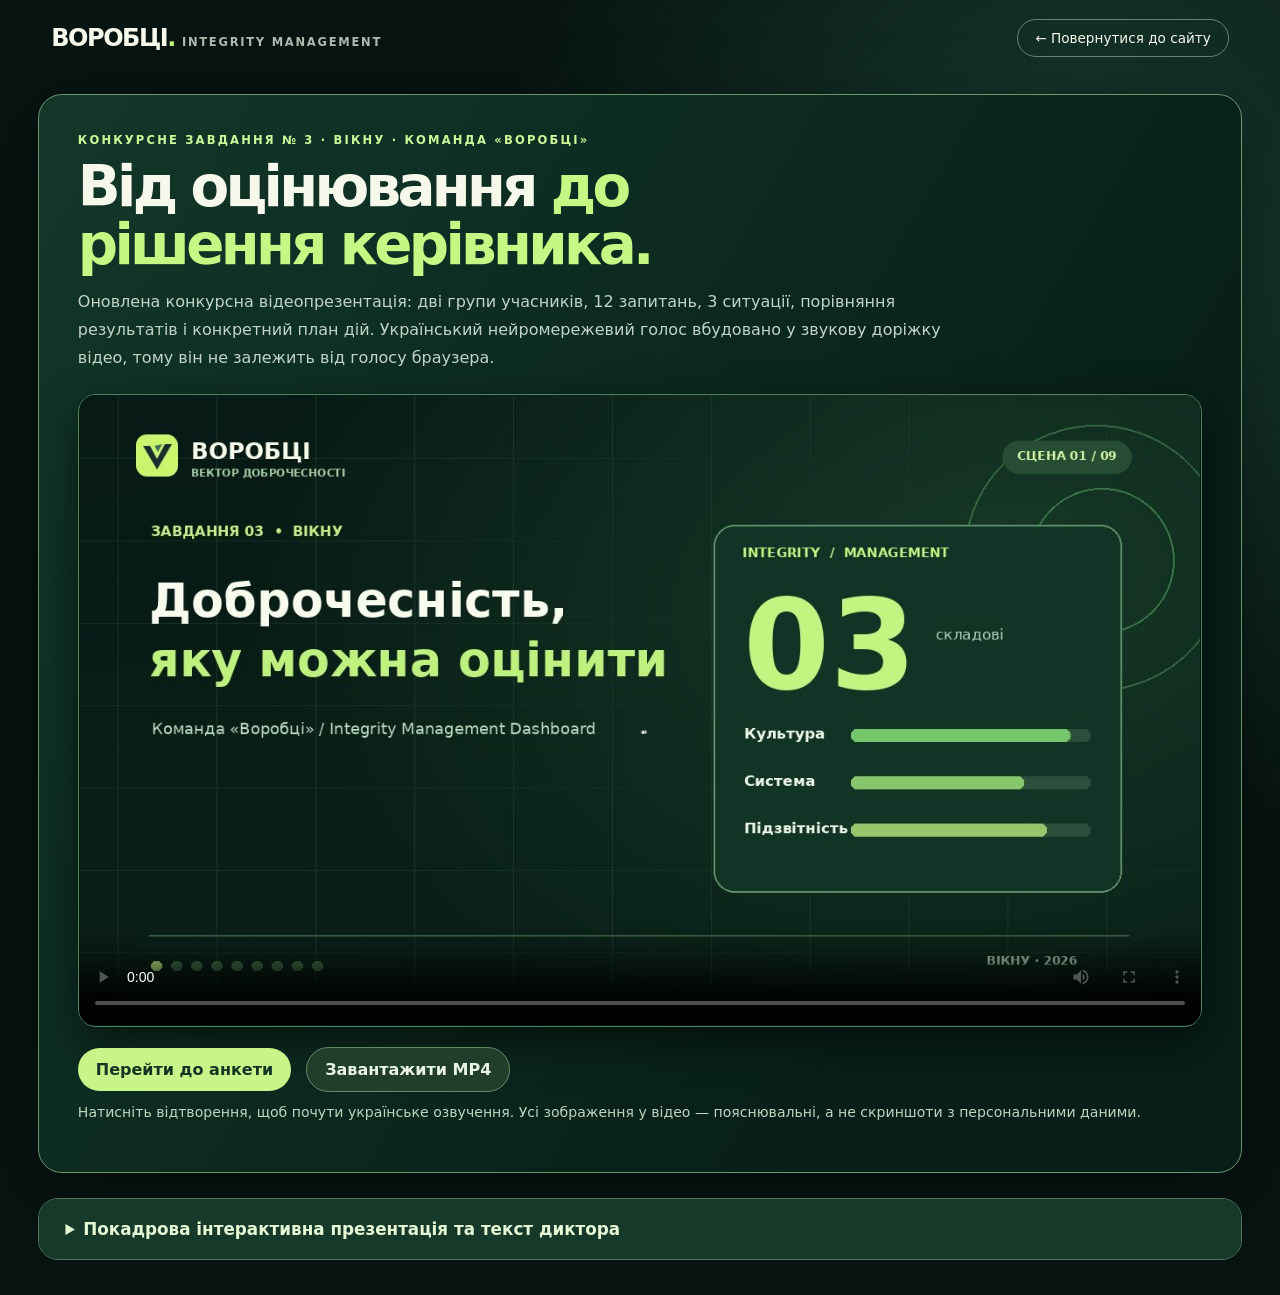
<file: presentation.html>
<!doctype html>
<html lang="uk"><head><meta charset="utf-8"><meta name="viewport" content="width=device-width,initial-scale=1">
<title>Воробці · Оновлене відео з українським озвученням</title>
<meta name="description" content="Оновлена українська відеопрезентація Integrity Management Dashboard із природною озвучкою та інтерактивними сценами">
<style>
:root{color-scheme:dark;font-family:Inter,system-ui,"Segoe UI",Arial,sans-serif;background:#071411;color:#f5f8eb}*{box-sizing:border-box}
body{margin:0;background:radial-gradient(circle at 85% 20%,#183e32 0%,transparent 40%),#071411;overflow-x:hidden}
a{color:inherit}button{font:inherit;cursor:pointer;border:0}button:focus-visible,a:focus-visible{outline:3px solid #ceff76;outline-offset:4px}
.top{z-index:5;position:relative;display:flex;align-items:center;justify-content:space-between;padding:19px clamp(20px,4vw,74px);gap:15px}
.brand{font-weight:850;letter-spacing:-.06em;font-size:1.5rem}.brand i{color:#bbef77;font-style:normal}.minor{font-size:.72rem;font-weight:750;letter-spacing:.15em;text-transform:uppercase;color:#acbaae}.back{font-size:.85rem;text-decoration:none;border:1px solid #638176;padding:10px 17px;border-radius:30px}
.stage{min-height:min(78vh,850px);position:relative;isolation:isolate;overflow:hidden;display:grid;align-items:center;padding:40px clamp(24px,7vw,135px) 110px;background:linear-gradient(115deg,#0a1e19,#103228 70%,#0a1c17)}
.stage:before{content:"";position:absolute;width:62vw;height:62vw;right:-20vw;top:-20vw;border-radius:50%;background:radial-gradient(circle,#aeec8250 0%,transparent 64%);filter:blur(12px);z-index:-1;animation:drift 12s ease-in-out infinite alternate}
.stage:after{content:"";position:absolute;inset:0;background:repeating-linear-gradient(90deg,transparent 0 109px,#ffffff06 110px);pointer-events:none;z-index:-1}
@keyframes drift{to{transform:translate(-16vw,15vh) scale(1.15)}}@keyframes rise{from{opacity:0;transform:translateY(32px)}to{opacity:1;transform:translateY(0)}}@keyframes pulse{50%{box-shadow:0 0 0 18px #b9f07510}}
.panel{max-width:1180px;width:100%;margin:0 auto;display:grid;grid-template-columns:1fr 1fr;gap:clamp(30px,5vw,95px);align-items:center}
.eyebrow{color:#ccf89a;font-weight:800;letter-spacing:.19em;text-transform:uppercase;font-size:.72rem;margin-bottom:22px}
h1{font-size:clamp(2.7rem,5.8vw,6.4rem);line-height:1.02;letter-spacing:-.065em;margin:0;max-width:780px;font-weight:780}
h1 em{font-style:normal;color:#c4f783}.lead{font-size:clamp(1rem,1.4vw,1.3rem);color:#c2d3c8;line-height:1.75;max-width:570px;margin-top:24px}
.visual{min-height:360px;display:grid;place-items:center;position:relative}
.mock{width:min(100%,535px);padding:23px;border:1px solid #95caa85e;border-radius:23px;background:linear-gradient(135deg,#f5f7ef,#dcebe1);color:#213d31;transform:perspective(850px) rotateY(-7deg) rotateX(3deg);box-shadow:20px 32px 80px #0008,0 0 70px #bbf09a19;animation:float 6s ease-in-out infinite alternate}
@keyframes float{to{transform:perspective(850px) rotateY(1deg) rotateX(-1deg) translateY(-12px)}}
.mocktop{display:flex;align-items:center;justify-content:space-between;font-size:.8rem;color:#577366;border-bottom:1px solid #c8d9ce;padding-bottom:13px}
.mock strong{font-size:2.6rem;letter-spacing:-.06em}.mock h3{font-size:1rem;margin:20px 0 8px}.mock p{font-size:.82rem;color:#587266}
.meter{height:11px;border-radius:12px;background:#c5d7cb;margin:15px 0 11px;overflow:hidden}.meter span{height:100%;display:block;background:linear-gradient(90deg,#2f785f,#9bd25e);border-radius:12px;animation:fill 3s both}@keyframes fill{from{width:0}}
.pills{display:flex;gap:7px;flex-wrap:wrap;margin-top:19px}.pill{background:#e0edd9;border-radius:20px;padding:6px 11px;font-size:.73rem;font-weight:700}
.bigIndex{font-size:clamp(4rem,8vw,9rem);line-height:1;letter-spacing:-.08em;font-weight:800;color:#d1fa93;text-shadow:0 0 80px #adf07977}.bigIndex small{font-size:.23em;color:#d5e4ce;letter-spacing:0}
.matrix{display:grid;grid-template-columns:repeat(3,1fr);gap:12px;width:min(100%,540px)}
.matrix div{padding:24px 10px;border:1px solid #84ad994f;background:#e7f4e70e;border-radius:15px;text-align:center}
.matrix strong{display:block;font-size:clamp(1.5rem,3.8vw,3.1rem);color:#d4fa9a}.matrix span{display:block;color:#b8d1c4;font-size:.8rem;margin-top:10px}
.flow{display:grid;gap:14px;width:min(100%,520px)}.flow div{border:1px solid #a9cf9a60;border-radius:14px;padding:18px 24px;background:#fafff00b;font-size:1.1rem}.flow b{color:#c6f58b;margin-right:16px}
.controls{position:absolute;bottom:0;left:0;right:0;z-index:5;background:linear-gradient(0deg,#06120f 45%,transparent);padding:29px clamp(20px,4vw,74px) 18px}
.bar{height:5px;background:#7a97862e;border-radius:6px;overflow:hidden}.bar span{display:block;height:100%;width:0;background:#c6f184;transition:width .3s linear}
.controlsRow{display:flex;align-items:center;gap:10px;flex-wrap:wrap;margin-top:17px}.control{background:#18382d;border:1px solid #5e7864;color:#f2f9ed;border-radius:30px;padding:10px 18px;min-height:43px}.control.main{background:#c5f38c;color:#153124;border-color:#c5f38c;font-weight:800}.control:hover{filter:brightness(1.15)}.counter{margin-left:auto;color:#aec9b5;font-size:.84rem;font-variant-numeric:tabular-nums}
.caption{padding:17px clamp(20px,4vw,74px) 32px;font-size:.89rem;color:#b8cbbc;line-height:1.5;max-width:1120px}
.caption b{color:#e8f8da}.foot{display:flex;align-items:center;justify-content:space-between;padding:0 clamp(20px,4vw,74px) 26px;gap:18px;flex-wrap:wrap}
.foot a{font-size:.88rem;text-underline-offset:4px}.message{color:#d5e6b7;font-size:.8rem;max-width:540px}
@media(max-width:780px){.panel{grid-template-columns:1fr;gap:12px}.stage{padding-top:38px;min-height:850px;align-items:start}.visual{min-height:250px}.mock{transform:none;max-width:390px}.controls{padding-bottom:13px}.counter{margin-left:0}.matrix div{padding:14px 5px}}
@media(prefers-reduced-motion:reduce){*,*:before,*:after{animation:none!important;transition:none!important}}

/* New primary experience is the same professionally voiced MP4 used before the survey. */
.featuredMovie{width:min(1240px,94%);margin:18px auto 25px;padding:clamp(20px,3vw,42px);border:1px solid #6c966e;border-radius:24px;background:linear-gradient(120deg,#123729,#071f18 75%);box-shadow:0 22px 80px #0006}
.featuredMovie .eyebrow{margin-bottom:11px}
.featuredMovie h1{font-size:clamp(2rem,4.4vw,4rem);margin-bottom:15px}
.featuredMovie .lead{max-width:85ch;margin:0 0 22px;font-size:1rem}
.featuredMovie video{display:block;width:100%;aspect-ratio:16/9;object-fit:contain;background:#04180f;border:1px solid #4d8460;border-radius:18px;box-shadow:0 14px 40px #0008}
.featuredButtons{display:flex;flex-wrap:wrap;align-items:center;gap:15px;margin-top:20px}
.featuredButtons a{display:inline-flex;align-items:center;justify-content:center;padding:12px 18px;border-radius:30px;text-decoration:none;background:#c7f58a;color:#153524;font-weight:800}
.featuredButtons a:nth-child(2){background:#203e2b;color:#eaf4e3;border:1px solid #628d64}
.featuredMovie .aside{margin-top:12px;color:#bed4bf;font-size:.88rem}
.archive{width:min(1240px,94%);margin:15px auto 35px;border:1px solid #4f765c;border-radius:20px;overflow:hidden}
.archive>summary{cursor:pointer;padding:20px 26px;background:#17392a;font-size:1.05rem;font-weight:700;color:#e5f7d5}
.archive .stage{min-height:min(76vh,850px)}

</style></head><body>
<header class="top"><div class="brand">ВОРОБЦІ<i>.</i> <span class="minor">Integrity management</span></div><a class="back" href="./">← Повернутися до сайту</a></header>
<main><section class="featuredMovie" aria-label="Озвучене конкурсне відео"><div class="eyebrow">Конкурсне завдання № 3 · ВІКНУ · Команда «Воробці»</div><h1>Від оцінювання <em>до рішення керівника.</em></h1><p class="lead">Оновлена конкурсна відеопрезентація: дві групи учасників, 12 запитань, 3 ситуації, порівняння результатів і конкретний план дій. Український нейромережевий голос вбудовано у звукову доріжку відео, тому він не залежить від голосу браузера.</p><video controls playsinline preload="metadata" poster="./vorobtsi-intro-poster.jpg?v=4" aria-label="Оновлена конкурсна презентація Воробці з українським голосом"><source src="./vorobtsi-intro.mp4?v=4" type="video/mp4"><track src="./vorobtsi-intro.uk.vtt?v=4" kind="captions" srclang="uk" label="Українські субтитри">Ваш браузер не підтримує відео. Використайте покадрову версію нижче.</video><div class="featuredButtons"><a href="./survey/">Перейти до анкети</a><a href="./vorobtsi-intro.mp4?v=4" download="vorobtsi-intro.mp4">Завантажити MP4</a></div><p class="aside">Натисніть відтворення, щоб почути українське озвучення. Усі зображення у відео — пояснювальні, а не скриншоти з персональними даними.</p></section><details class="archive"><summary>Покадрова інтерактивна презентація та текст диктора</summary><section class="stage" aria-live="polite"><div class="panel" id="scene"></div><div class="controls"><div class="bar"><span id="progress"></span></div><div class="controlsRow"><button class="control main" id="play">▶ Розпочати презентацію</button><button class="control" id="prev" title="Попередня сцена">←</button><button class="control" id="next" title="Наступна сцена">→</button><button class="control" id="mute" aria-pressed="false">🔊 Озвучення: увімкнено</button><span class="counter" id="count"></span></div></div></section>
<div class="caption"><b id="captionName"></b><span id="captionText"></span></div>
<footer class="foot"><span class="message" id="voiceStatus">Інтерактивна версія дозволяє переглядати сцени вручну; основне відео вище має записаний український голос.</span><a href="./vorobtsi-intro.mp4?v=4" download="vorobtsi-intro.mp4">Завантажити відео з озвученням</a></footer></details></main>
<script>
const scenes=[
{tag:'Конкурсне завдання № 3',title:'Доброчесність стає <em>вимірюваною.</em>',desc:'Воробці · ВІКНУ · Цифрова система оцінювання та підтримки управлінських рішень.',type:'index',index:'03',narr:'Доброчесність має бути не лише принципом, а й вимірюваним результатом. Команда Воробці представляє цифрову систему, що допомагає перетворити оцінювання на рішення керівника.',seconds:17},
{tag:'01 / Виклик',title:'Не просто дані. <em>Підстави для дії.</em>',desc:'Розрізнені оцінки, неочевидні ризики та складність контролю результату — виклики, які вирішує наша платформа.',type:'flow',steps:['Сигнали та відповіді','Аналітична обробка','Перевірювані рішення'],narr:'Коли оцінювання проводять окремо від управлінських рішень, важливі сигнали можуть залишатися непоміченими. Ми об’єднали дані, аналітику й контроль виконання в одному цифровому просторі.',seconds:18},
{tag:'02 / Анонімне опитування',title:'Голос кожного. <em>Без персональних даних.</em>',desc:'Курсанти та викладачі оцінюють практики у спільній анкеті. Поріг групових відповідей захищає анонімність.',type:'mock',metric:'12 + 3',label:'основних питань і ситуацій',value:85,narr:'Курсанти й викладачі проходять анкету без зазначення імен. Дванадцять запитань та три додаткові практичні ситуації дають змогу оцінити те, як правила працюють у реальному житті.',seconds:19},
{tag:'03 / Діагностика',title:'Три складові <em>Integrity Index.</em>',desc:'Культура, система та підзвітність в одному інтегральному показнику з прозорою методикою розрахунку.',type:'matrix',values:['Культура','Система','Підзвітність'],narr:'Система оцінює три компоненти: культуру доброчесності, функціонування антикорупційної системи та підзвітність. Для кожного з них поєднуються опитування, експертні оцінки і документальні підтвердження.',seconds:19},
{tag:'04 / Аналітична панель',title:'Побачити <em>динаміку та розриви.</em>',desc:'Порівняння групових оцінок, тенденції та підстави рекомендацій в одному інтерфейсі.',type:'mock',metric:'76,2',label:'Integrity Index · навчальний приклад',value:76.2,narr:'Керівник бачить динаміку показників і відмінності між оцінками курсантів та викладачів. За кожним висновком стоять конкретні дані, а не абстрактне формулювання.',seconds:19},
{tag:'05 / Рішення',title:'Від рекомендації <em>до заходу.</em>',desc:'Власні управлінські рішення: практика, відповідальний підрозділ, строк, ознака виконання та статус.',type:'flow',steps:['Визначити захід','Призначити відповідального','Перевірити виконання'],narr:'Ключова перевага нашого рішення — можливість одразу створити захід у плані. Керівник обирає практику, формулює дію, призначає відповідального й строк, а потім відстежує виконання.',seconds:21},
{tag:'06 / Контроль',title:'Не лише виконано. <em>А чи стало краще?</em>',desc:'Результати наступного циклу можна зіставити з базовими показниками для перевірки ефекту.',type:'matrix',values:['План','Реалізація','Повторна оцінка'],narr:'Після виконання заходу система дає змогу порівняти результати наступного циклу з початковою оцінкою. Так ми перевіряємо не лише факт виконання, а і його практичний вплив.',seconds:19},
{tag:'07 / Звітність',title:'Прозорість. <em>Контроль. Результат.</em>',desc:'Звіти, таблиці CSV, друк PDF та історія управлінських рішень.',type:'mock',metric:'360°',label:'цикл управління доброчесністю',value:100,narr:'Керівник отримує структуровані звіти, може експортувати результати та зберігати історію дій. Усі етапи — від першого запитання до повторної перевірки — утворюють завершений цикл управління.',seconds:17},
{tag:'Команда «Воробці» · ВІКНУ',title:'Від оцінювання <em>до довіри.</em>',desc:'Integrity Management Dashboard. Цифровий інструмент, що допомагає діяти на основі доказів.',type:'index',index:'✓',narr:'Воробці — це більше ніж опитувальник. Це інструмент, який перетворює голос людей та аналітичні показники на конкретні управлінські рішення. Доброчесність починається з дії.',seconds:17}
];
const $=id=>document.getElementById(id);
let index=0,playing=false,muted=true,deadline=0,elapsed=0,frame=0,currentVoice=null;
const synth=window.speechSynthesis;
const escapeHTML=v=>String(v).replace(/[&<>"']/g,c=>({'&':'&amp;','<':'&lt;','>':'&gt;','"':'&quot;',"'":'&#39;'}[c]));
const total=scenes.reduce((n,s)=>n+s.seconds,0);
function visual(s){
if(s.type==='index')return '<div class="bigIndex">'+escapeHTML(s.index)+'<small> / ВІКНУ</small></div>';
if(s.type==='flow')return '<div class="flow">'+s.steps.map((v,i)=>'<div><b>0'+(i+1)+'</b>'+escapeHTML(v)+'</div>').join('')+'</div>';
if(s.type==='matrix')return '<div class="matrix">'+s.values.map((v,i)=>'<div><strong>'+['01','02','03'][i]+'</strong><span>'+escapeHTML(v)+'</span></div>').join('')+'</div>';
return '<div class="mock"><div class="mocktop"><b>ВОРОБЦІ · DASHBOARD</b><span>● Система доброчесності</span></div><h3>'+escapeHTML(s.label)+'</h3><strong>'+escapeHTML(s.metric)+'</strong><p>Аналітика, динаміка та контроль заходів</p><div class="meter"><span style="width:'+Number(s.value)+'%"></span></div><div class="pills"><span class="pill">Курсанти</span><span class="pill">Викладачі</span><span class="pill">Управлінські рішення</span></div></div>';
}
function speak(){
if(!synth||muted||!playing)return;
synth.cancel();
const u=new SpeechSynthesisUtterance(scenes[index].narr);u.lang='uk-UA';u.rate=.94;u.pitch=1;u.volume=1;
const voices=synth.getVoices();currentVoice=voices.find(v=>v.lang.toLowerCase()==='uk-ua')||voices.find(v=>v.lang.toLowerCase().startsWith('uk'));
if(currentVoice){u.voice=currentVoice;$('voiceStatus').textContent='Український голос: '+currentVoice.name}
else $('voiceStatus').textContent='Український голос у цьому браузері не знайдено. Текст диктора показано під відеопрезентацією.';
u.onerror=()=>{$('voiceStatus').textContent='Озвучення недоступне на цьому пристрої. Скористайтеся підписами під сценами.'};
synth.speak(u);
}
function render(){
const s=scenes[index];$('scene').innerHTML='<div style="animation:rise .65s both"><div class="eyebrow">'+escapeHTML(s.tag)+'</div><h1>'+s.title+'</h1><p class="lead">'+escapeHTML(s.desc)+'</p></div><div class="visual" style="animation:rise .8s .15s both">'+visual(s)+'</div>';
$('captionName').textContent='Сцена '+(index+1)+'. ';$('captionText').textContent=s.narr;
$('count').textContent=(index+1)+' / '+scenes.length+' · '+Math.floor(total/60)+':'+String(total%60).padStart(2,'0')+' загалом';
$('play').textContent=playing?'Ⅱ Пауза':'▶ '+(elapsed?'Продовжити':'Розпочати презентацію');
$('mute').textContent=muted?'🔇 Озвучення: вимкнено':'🔊 Озвучення: увімкнено';
$('mute').setAttribute('aria-pressed',String(muted));
progress();if(playing)speak();
}
function progress(){
const before=scenes.slice(0,index).reduce((n,s)=>n+s.seconds,0);
$('progress').style.width=((before+elapsed)/total*100).toFixed(2)+'%';
}
function tick(now){
if(!playing)return;
if(!deadline)deadline=now;
const dt=Math.min(.2,(now-deadline)/1000);deadline=now;elapsed+=Math.max(0,dt);
if(elapsed>=scenes[index].seconds){
if(index===scenes.length-1){playing=false;elapsed=scenes[index].seconds;synth?.cancel();render();return}
index++;elapsed=0;render();
}
progress();frame=requestAnimationFrame(tick);
}
function setPlaying(v){playing=v;synth?.cancel();cancelAnimationFrame(frame);deadline=0;render();if(v)frame=requestAnimationFrame(tick)}
function move(n){index=Math.max(0,Math.min(scenes.length-1,index+n));elapsed=0;deadline=0;synth?.cancel();render()}
$('play').addEventListener('click',()=>{if(!playing&&index===scenes.length-1&&elapsed>=scenes[index].seconds){index=0;elapsed=0}setPlaying(!playing)});
$('prev').addEventListener('click',()=>move(-1));$('next').addEventListener('click',()=>move(1));
$('mute').addEventListener('click',()=>{muted=!muted;synth?.cancel();render()});
document.addEventListener('keydown',e=>{if(['INPUT','TEXTAREA','SELECT'].includes(document.activeElement?.tagName))return;if(e.key==='ArrowRight')move(1);if(e.key==='ArrowLeft')move(-1);if(e.key===' '){e.preventDefault();setPlaying(!playing)}});
synth?.addEventListener?.('voiceschanged',()=>{if(!playing)$('voiceStatus').textContent=synth.getVoices().some(v=>v.lang.toLowerCase().startsWith('uk'))?'Український голос готовий до озвучення.':'Для озвучення українською встановіть український голос у системі.'});
render();
</script></body></html>
</file>
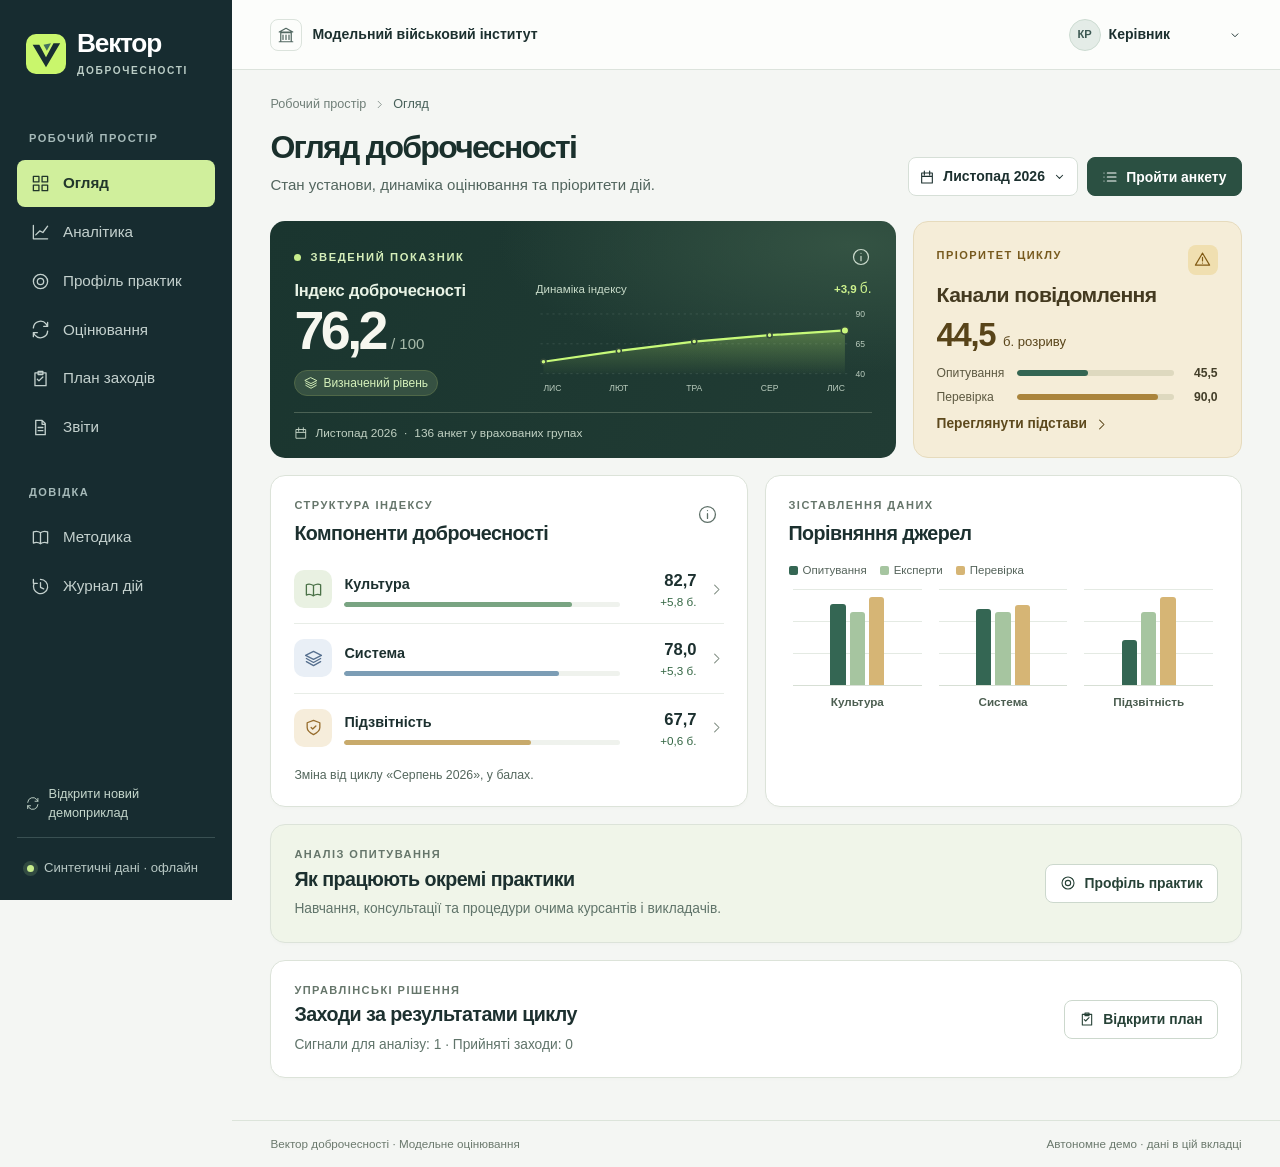
<file: public/vektor.html>
<!doctype html><html lang="uk"><head><meta charset="utf-8"><meta name="viewport" content="width=device-width,initial-scale=1"><meta name="theme-color" content="#162b32"><title>Воробці · Демоприклад</title><meta name="description" content="Платформа доброчесності. Оцінювання доброчесності, порівняння джерел та контроль виконання управлінських рішень."><link rel="icon" href="[data-uri]"><style>*{box-sizing:border-box}html{font-size:16px}body{margin:0;color:#1c302f;background:#f4f6f3;font:400 1rem/1.5 Inter,"Segoe UI",Arial,sans-serif;-webkit-font-smoothing:antialiased}button,input,select,textarea{font:inherit;color:inherit}button,a,select{touch-action:manipulation}button,select{cursor:pointer}button{background:none;border:0}button:focus-visible,select:focus-visible,a:focus-visible,input:focus-visible,textarea:focus-visible,summary:focus-visible{outline:3px solid #4d8bb8;outline-offset:3px}a{color:#236855}button:hover,a.btn:hover{filter:brightness(.95)}.skip{position:fixed;top:-80px;left:15px;background:#fff;z-index:20;padding:10px}.skip:focus{top:5px}.app{display:grid;grid-template-columns:232px minmax(0,1fr);min-height:100vh}.app aside{background:#172c30;color:#deebe7;position:sticky;top:0;height:100dvh;padding:30px 17px 22px;display:flex;flex-direction:column}.brand{display:flex;gap:11px;align-items:center;padding:0 9px}.brand img{display:block}.brand strong{display:block;color:#fff;line-height:1.05;font-size:1.64rem;letter-spacing:-1.2px}.brand span{display:block;margin-top:5px;color:#bbcdc6;letter-spacing:1.65px;font-size:.635rem;font-weight:700}.navlabel,.kicker{font-size:.69rem;line-height:1.3;letter-spacing:1.45px;font-weight:750}.navlabel{color:#a6bab9;margin:53px 12px 13px}.navlabel.second{margin-top:32px}.nav{width:100%;display:flex;align-items:center;gap:13px;text-align:left;color:#c4d1ce;font-size:.95rem;font-weight:500;padding:12px 14px;margin:2px 0;border-radius:8px;min-height:44px}.nav:hover{background:#243d40}.nav.sel{background:#d0ef9c;color:#21362b;font-weight:700}.sidefoot{border-top:1px solid #395052;margin-top:auto;padding:20px 10px 0;display:flex;align-items:center;gap:10px;color:#b8c8c4;font-size:.82rem}.demodot,.heroLabel i{display:inline-block;width:7px;height:7px;border-radius:50%;background:#c7ed8c}.demodot{box-shadow:0 0 0 4px #314a41}.mainwrap{min-width:0;display:flex;flex-direction:column}.topbar{height:70px;border-bottom:1px solid #dce3dc;background:#fcfdfb;display:flex;align-items:center;justify-content:space-between;padding:0 clamp(20px,3vw,55px);gap:15px}.institution,.account,.roleSelect,.selectbox,.btn,.textbtn,.heroLabel,.heroLevel,.chartLabel,.heroFoot,.legend,.buttons,.dialogmeta{display:flex;align-items:center}.institution{gap:10px;font-weight:600;font-size:.88rem}.orgIcon{width:32px;height:32px;border:1px solid #dbe3dc;border-radius:8px;display:grid;place-items:center;color:#526862}.roleSelect,.selectbox{position:relative;gap:8px}.roleSelect select,.selectbox select{appearance:none;border:0;background:none;margin:0;width:auto;max-width:100%;padding:6px 22px 6px 0;font-weight:600;font-size:.875rem}.roleSelect>svg,.selectbox>svg:last-child{position:absolute;right:0;pointer-events:none}.avatar{background:#e4ece7;color:#3b5751;border:1px solid #ccdbd1;border-radius:50%;width:32px;height:32px;display:grid;place-items:center;font-size:.7rem;font-weight:750}.selectbox{display:inline-flex;border:1px solid #d6dfd7;background:white;border-radius:8px;padding:3px 10px;height:39px}.selectbox select{padding-right:22px}.selectbox>svg:last-child{right:10px}.menubtn,.scrim{display:none!important}main#main{width:min(100%,1560px);margin:0 auto;padding:25px clamp(20px,3vw,55px) 32px;flex:1}.crumb{color:#707f78;display:flex;align-items:center;gap:8px;font-size:.79rem;margin:0 0 16px}.crumb span{color:#476059}.pagehead{display:flex;align-items:flex-end;justify-content:space-between;gap:18px;margin-bottom:25px}h1,h2,h3,p{margin:0}h1{font-size:clamp(1.8rem,2.5vw,2.7rem);line-height:1.12;letter-spacing:-1.7px;color:#1a302c}h2{font-size:1.23rem;line-height:1.25;letter-spacing:-.55px}h3{font-size:1.04rem;line-height:1.4}.pagehead p,.panel p,.priorityCard p,.dialogbody p,.standalone p{color:#52655e;margin-top:8px}.pagehead p{font-size:.94rem}.headtools,.buttons{display:flex;align-items:center;gap:9px;flex-wrap:wrap}.headtools{flex-shrink:0}.btn{display:inline-flex;justify-content:center;gap:8px;background:white;border:1px solid #ccd8cd;border-radius:8px;min-height:39px;padding:8px 14px;font-size:.87rem;line-height:1.3;font-weight:650;text-decoration:none;color:#274237}.btn.primary{border-color:#2b5042;background:#2b5042;color:#fff}.btn.secondary:hover,.iconbtn:hover{background:#eff3ed}.heroGrid,.two{display:grid;gap:17px}.heroGrid{grid-template-columns:minmax(0,1.9fr) minmax(244px,1fr)}.hero,.priorityCard,.panel{border-radius:15px;overflow:hidden}.hero{position:relative;color:#f6f7ef;background:radial-gradient(ellipse at 93% 10%,#345343 0%,transparent 43%),linear-gradient(117deg,#1a352f,#213c34);padding:23px 24px 16px;display:flex;flex-direction:column;justify-content:space-between}.heroTop,.priorityTop,.panelHead{display:flex;align-items:center;justify-content:space-between;gap:8px}.heroLabel{font-size:.7rem;font-weight:750;letter-spacing:1.6px;color:#d4edb9;gap:9px}.heroInfo,.iconbtn{display:grid;place-items:center;border-radius:7px}.heroInfo{width:26px;height:26px;color:#c8d8ca}.heroContent{display:grid;align-items:end;grid-template-columns:minmax(139px,.85fr) minmax(160px,1.25fr);gap:13px;margin:9px 0 16px}.heroMetric h2{font-size:1.03rem;letter-spacing:-.2px;color:#e8f2e5;font-weight:550}.indexNum{font-size:clamp(3rem,4.2vw,4.75rem);font-weight:650;letter-spacing:-3.5px;line-height:1.12;font-variant-numeric:tabular-nums;white-space:nowrap}.indexNum small{font-size:.94rem;letter-spacing:0;margin-left:6px;font-weight:500;color:#a9bcac}.heroLevel{font-size:.75rem;background:#365142;color:#d6f1bb;gap:5px;border:1px solid #506848;border-radius:20px;width:fit-content;padding:3px 9px;margin-top:9px;white-space:nowrap}.heroChart{min-width:0;align-self:end;margin-bottom:1px}.chartLabel{justify-content:space-between;gap:5px;font-size:.72rem;color:#c8dbc9}.chartLabel strong{color:#ccf18d;white-space:nowrap}.chartLabel small{font-weight:500}.trend{width:100%;height:auto;display:block;margin-top:5px;overflow:visible}.trend text{font-family:Arial,sans-serif;fill:#b9cbbd;font-size:11.5px}.heroFoot{border-top:1px solid #4b6255;padding-top:12px;gap:7px;font-size:.74rem;color:#c1d1c3;flex-wrap:wrap}.priorityCard{background:#f5edd8;border:1px solid #e6dbbd;padding:20px 23px;display:flex;flex-direction:column;justify-content:center}.priorityCard .kicker{color:#775a1e}.sig{background:#f0dfb0;color:#815b15;border-radius:8px;width:30px;height:30px;display:grid;place-items:center}.priorityCard h2{margin-top:7px;font-size:1.32rem;color:#443a20}.priorityCard p{font-size:.85rem;color:#665c43;line-height:1.5}.gapNum{font-size:2.05rem;line-height:1.2;font-weight:680;letter-spacing:-1.3px;color:#584419;margin:9px 0}.gapNum small{font-size:.82rem;font-weight:500;letter-spacing:0}.textbtn{width:fit-content;display:inline-flex;gap:7px;padding:0;color:#315a46;font-weight:650;font-size:.86rem}.priorityCard .textbtn{color:#5d491d}.two{grid-template-columns:1fr 1fr;margin-top:17px}.panel{background:#fff;border:1px solid #dce3d9;padding:22px 23px;box-shadow:0 2px 3px #253b2d04}.panelHead{align-items:flex-start}.kicker{display:block;color:#65756a;margin-bottom:8px}.iconbtn{width:32px;height:32px;color:#5e7068}.componentList{margin-top:10px}.component{display:flex;align-items:center;gap:12px;width:100%;border-bottom:1px solid #e8ede7;padding:14px 0;text-align:left}.component:last-child{border:0;padding-bottom:2px}.tile{display:inline-grid;place-items:center;width:38px;height:38px;flex:0 0 38px;border-radius:10px}.tile.mint{background:#e9f1e2;color:#4a7147}.tile.blue{background:#e9eff6;color:#566f8e}.tile.amber{background:#f6eddb;color:#966c2c}.tile.soft{background:#eef2ed;color:#506556}.compmain{flex:1}.compmain b{font-size:.9rem;font-weight:630}.component strong{font-size:1.04rem;min-width:42px;text-align:right}.component>svg{color:#7e8c80}.bar{width:100%;background:#eff2ed;height:5px;border-radius:6px;overflow:hidden;margin-top:6px}.bar i{display:block;height:100%;border-radius:inherit;background:#7b9d7d}.bar i.mint{background:#79a482}.bar i.blue{background:#7c9db5}.bar i.amber{background:#c8aa6b}.legend{gap:13px;margin-top:17px;font-size:.72rem;flex-wrap:wrap;color:#55645b}.legend>span{display:flex;align-items:center;gap:5px}.legend i{display:inline-block;width:9px;height:9px;border-radius:2px}.iSurvey{background:#346653}.iExpert{background:#a6c5a0}.iFact{background:#d6b575}.barchart{display:flex;align-items:end;gap:8px;justify-content:space-around;margin-top:8px}.cluster{display:grid;align-items:end;grid-template-rows:98px auto;padding:0;flex:1;max-width:30%;text-align:center}.columns{display:flex;align-items:end;justify-content:center;gap:4px;border-bottom:1px solid #d7dfd5;background:repeating-linear-gradient(to top,transparent 0 31px,#e4eae3 31px 32px);height:100%}.columns i{width:clamp(10px,1.2vw,25px);border-radius:3px 3px 0 0}.cluster b{margin-top:7px;font-size:.73rem;color:#4c5e51;font-weight:550}.bottom,.nextrow{margin-top:17px}.nextrow,.actionrow,.task,.archrow,.factrow{display:flex;align-items:center;justify-content:space-between;gap:16px}.nextrow p,.small,small,.dialogmeta,.factrow span{font-size:.86rem}.nextrow p,.small{color:#60746a}.nextrow .kicker{margin-bottom:5px}footer{display:flex;justify-content:space-between;color:#6b796d;border-top:1px solid #dce4da;font-size:.73rem;padding:14px clamp(20px,3vw,55px);margin-top:10px}.tag{display:inline-block;color:#4a6256;background:#e9eee9;border-radius:20px;padding:3px 10px;font-weight:600;font-size:.77rem}.tag.green{background:#e6f0db;color:#466735}.metrics{display:grid;grid-template-columns:repeat(3,minmax(0,1fr));gap:12px;margin:20px 0}.metrics div{padding:15px 12px;background:#f3f6f0;border-radius:10px}.metrics b,.metrics span{display:block}.metrics b{font-size:1.5rem}.metrics span{color:#52645a;font-size:.85rem}.buttons{margin-top:16px}.task,.archrow,.factrow,.actionrow{border-bottom:1px solid #e1e7de;padding:15px 0}.task:last-child,.archrow:last-child,.factrow:last-child,.actionrow:last-child{border:0}.task>div{flex:1}.task p{font-size:.94rem;margin:3px 0}.archrow{width:100%;text-align:left}.archrow b{flex:1}.actionrow>div{flex:1}.actionrow h3{margin-top:8px}.actionrow select{width:fit-content}.actionrow p{font-size:.88rem}.tablewrap{overflow-x:auto}table{width:100%;border-collapse:collapse;margin-top:15px;font-size:.91rem;text-align:left}td,th{padding:12px 8px;border-bottom:1px solid #e1e8df}th{font-size:.79rem;color:#5f7366}td:first-child,th:first-child{padding-left:0}.reportpaper h3{margin-top:18px}.formula,.callout,.notice,.success{border-radius:10px}.formula{background:#eaf2e3;color:#34563f;padding:18px;margin-top:16px;font-weight:650}.panel details{border-top:1px solid #e1e7de;margin-top:14px;padding-top:14px}.panel summary{cursor:pointer;font-weight:600}.err{background:#fae8e5;color:#90392c;padding:10px 20px}.notice,.callout{background:#edf3e9;color:#405b47;padding:12px 14px;margin:15px 0}.notice{display:flex;gap:9px;align-items:flex-start;font-size:.9rem}.notice svg{flex:none;margin-top:3px}.callout{background:#f7efdd;color:#63522d}.callout p{margin:4px 0}.standalone,.loading{margin:8vh auto;max-width:520px;padding:25px}.standalone .brand{background:#1b3334;border-radius:12px;padding:18px;margin-bottom:24px}.standalone form{margin-top:16px}.dialoghead,.dialogbody{padding:19px 23px}.dialoghead{display:flex;align-items:center;justify-content:space-between;border-bottom:1px solid #e1e7df;position:sticky;top:0;background:white;z-index:1}.dialogbody>*+*{margin-top:15px}.dialogbody>p:first-child{margin-top:0}dialog{width:min(565px,calc(100% - 25px));max-height:88dvh;padding:0;border:1px solid #ccdbcb;border-radius:15px;color:#243a30;box-shadow:0 18px 64px #0d302345}dialog::backdrop{background:#17292475;backdrop-filter:blur(2px)}.detailScore{display:flex;align-items:center;gap:16px;margin:12px 0;color:#345e46}.detailScore strong{font-size:3.4rem;letter-spacing:-2.5px;line-height:1.1}.detailScore span{font-size:.8rem}.dialogmeta{gap:12px}.factrow{gap:20px;align-items:flex-start}.factrow span:last-child{text-align:right}.dialogbody form>label,fieldset>label,.standalone form>label,.dialogbody>label,.formgrid label{display:grid;gap:5px;font-size:.89rem;font-weight:600;margin:15px 0}input:not([type=radio]),textarea,select:not(.roleSelect select):not(.selectbox select){border:1px solid #c6d3c8;border-radius:7px;padding:9px 11px;max-width:100%;width:100%;background:#fff}textarea{resize:vertical;min-height:90px}.formgrid{display:grid;grid-template-columns:1fr 1fr;gap:12px}fieldset{border:1px solid #dce5dc;border-radius:10px;margin:16px 0;padding:12px}legend{font-weight:650;padding:0 5px}.option{display:flex;align-items:center;gap:10px;margin:5px 0;padding:9px;background:#f4f6f1;border-radius:6px;font-weight:450;line-height:1.4}.option input{accent-color:#416e4f}.option:has(:checked){background:#e0eed6}.success{background:#dff0d6;width:50px;height:50px;display:grid;place-items:center}.surveyhead{display:flex;gap:12px;align-items:center}#toast{position:fixed;bottom:18px;left:50%;transform:translate(-50%,15px);opacity:0;transition:.2s;background:#203c32;color:white;z-index:10;border-radius:10px;padding:10px 16px;pointer-events:none;max-width:92vw}#toast.on{opacity:1;transform:translate(-50%,0)}
@media(min-width:1550px){.app{grid-template-columns:260px minmax(0,1fr)}.hero{min-height:245px}.cluster{grid-template-rows:125px auto}.component{padding:18px 0}}
@media(max-width:1180px){.app{grid-template-columns:192px minmax(0,1fr)}.app aside{padding-left:10px;padding-right:10px}.heroGrid{grid-template-columns:minmax(0,1.7fr) minmax(214px,1fr)}.hero,.priorityCard,.panel{padding:19px}.heroContent{grid-template-columns:minmax(126px,.85fr) minmax(130px,1fr)}.heroMetric h2{font-size:.92rem}.heroLevel{font-size:.69rem}.navlabel{font-size:.64rem}.headtools{gap:6px}}
@media(max-width:950px){.app{grid-template-columns:1fr}.app aside{position:fixed;left:-245px;top:0;bottom:0;width:230px;z-index:6;transition:left .18s}.menuopen aside{left:0}.menubtn{display:grid!important}.menuopen .scrim{display:block!important;position:fixed;inset:0;background:#152a216b;z-index:5}.topbar{height:58px}.heroGrid{grid-template-columns:minmax(0,1.75fr) minmax(230px,1fr)}}
@media(max-width:700px){main#main{padding:18px 14px 23px}.topbar{padding:0 12px}.orgIcon{display:none}.institution{gap:4px;font-size:.77rem}.roleSelect{gap:4px}.roleSelect select{font-size:.78rem}.avatar{width:26px;height:26px;font-size:.6rem}.pagehead{align-items:flex-start;flex-direction:column;margin-bottom:16px;gap:12px}.pagehead p{font-size:.87rem}.heroGrid,.two{grid-template-columns:1fr;gap:12px}.two{margin-top:12px}.heroContent{grid-template-columns:minmax(120px,.9fr) minmax(130px,1fr)}.priorityCard,.panel,.hero{padding:17px}.priorityCard{display:grid;grid-template-columns:1fr auto;column-gap:10px}.priorityTop{grid-column:1/-1}.priorityCard h2,.priorityCard p,.priorityCard .textbtn{grid-column:1}.priorityCard .gapNum{grid-column:2;grid-row:2/5;align-self:center;text-align:center}.gapNum small{display:block}.priorityCard .textbtn{margin-top:8px}.btn{font-size:.82rem}.metrics{gap:6px}.metrics div{padding:9px}.metrics span{font-size:.73rem}.nextrow,.actionrow,.task{align-items:flex-start;flex-wrap:wrap}.task>div{min-width:66%}.legend{font-size:.77rem}.dialoghead,.dialogbody{padding:15px}.nextrow{gap:10px}.archrow{gap:9px}.crumb{margin-bottom:10px}.factrow{gap:8px}.indexNum{font-size:3.25rem}.headtools{align-self:stretch}.btn,.selectbox{min-height:40px}.institution span:last-child{max-width:145px;line-height:1.2}footer{padding:12px 14px}}
@media(max-width:370px){.heroContent{grid-template-columns:1fr}.heroChart{margin-top:6px}.roleSelect .avatar{display:none}.institution span:last-child{max-width:115px}}@media print{.app{display:block}.app aside,.topbar,.crumb,footer,.headtools,.noprint,.skip,#toast{display:none!important}body{background:white}main#main{padding:0}.reportpaper{border:0}.pagehead{margin-top:0}}
.profilefilters{display:flex;align-items:end;gap:16px;flex-wrap:wrap;margin-bottom:12px}.profilefilters label{display:grid;gap:5px;font-size:.83rem;font-weight:650}.profilefilters .small{margin-left:auto}.profiletable .textbtn{text-align:left}.profiletable small{display:block;color:#596b60;font-size:.75rem;margin-top:3px}.verdict{display:inline-flex;align-items:center;border-radius:20px;padding:4px 10px;font-weight:600;line-height:1.4;font-size:.78rem;background:#ebeeea;color:#435448}.verdict.strong{background:#e2f0cf;color:#355629}.verdict.stable{background:#e4efeb;color:#345e4d}.verdict.forming{background:#f5eedc;color:#735920}.verdict.priority{background:#f5e0d9;color:#863d2e}.verdict.split{background:#e9e5f7;color:#59457c}.emptyfilter{padding:20px 0}.emptyfilter .btn{margin-top:12px}.profilejump{background:#f0f5e9}.qprogress{display:grid;gap:8px;margin-top:16px;color:#3c5b48}.qprogress b{font-size:.86rem}.qprogress progress{width:100%;height:6px;border:0;appearance:none;background:#e8ede6;border-radius:9px}.qprogress progress::-webkit-progress-bar{background:#e8ede6;border-radius:9px}.qprogress progress::-webkit-progress-value{background:#769958;border-radius:9px}.qprogress progress::-moz-progress-bar{background:#769958;border-radius:9px}.wizard .qchoices{border:0;padding:0;margin:20px 0}.qchoices legend{font-size:1.14rem;font-weight:650;line-height:1.35;padding:0;margin-bottom:10px}.wizard label.option{display:flex;width:100%;align-items:center;gap:10px;min-height:42px;margin:5px 0;padding:9px 12px;border:1px solid transparent;cursor:pointer}.wizard label.option:has(:checked){border-color:#83a476}.wizardfoot{display:flex;justify-content:space-between;gap:9px}.wizardfoot .primary{margin-left:auto}.surveyhead span:last-child{font-size:.81rem;color:#607167}.practiceprint{padding:12px 0}@media(max-width:650px){.profilefilters{align-items:stretch;gap:8px}.profilefilters label{flex:1;min-width:135px}.profilefilters .small{margin:0;flex-basis:100%}.profiletable td,.profiletable th{font-size:.8rem;padding:8px 4px}.profiletable .textbtn{font-size:.85rem}.profiletable .verdict{font-size:.7rem;padding:3px 6px}.qchoices legend{font-size:1.06rem}.wizard label.option{font-size:.91rem}}@media print{.practiceprint>table{display:table!important}}
.examplenav{margin-top:auto;color:#c4d6cb;display:flex;align-items:center;gap:9px;padding:12px 9px;text-align:left;font-size:.8rem}.examplenav+.sidefoot{margin-top:3px}

.compValue{display:grid;justify-items:end;min-width:65px;font-variant-numeric:tabular-nums}
.compChange{font-size:.73rem;line-height:1.3;color:#326542}.compChange.down{color:#8a4c26}
.panel .chartNote{margin:16px 0 0;font-size:.77rem;color:#54675d}
.priorityCard .gapNum{margin:9px 0 11px;line-height:1.1;font-variant-numeric:tabular-nums}
.evidencePair{display:grid;gap:6px;margin:0 0 8px}
.evidenceLine{display:grid;grid-template-columns:72px minmax(26px,1fr) 36px;align-items:center;gap:8px;font-size:.76rem;color:#5d5941}
.evidenceLine b{font-variant-numeric:tabular-nums;text-align:right;color:#433e29}
.evidenceTrack{height:6px;background:#ded9bf;border-radius:6px;overflow:hidden}
.evidenceTrack i{height:100%;display:block;border-radius:inherit}.evidenceTrack .survey{background:#346653}.evidenceTrack .fact{background:#aa843c}
.drawerClose{display:none}.app aside{overflow-y:auto}.examplenav{flex-shrink:0}
footer{gap:12px;flex-wrap:wrap}footer a{font-weight:600;text-underline-offset:3px}
@media(max-width:950px){
 .app aside{visibility:hidden}.menuopen aside{visibility:visible}
 .drawerClose{display:grid;position:absolute;right:7px;top:8px;color:#daeada}
}
@media(max-width:700px){
 .priorityCard{display:block}.priorityCard .evidencePair{max-width:410px}
 .priorityCard .gapNum{text-align:left}.priorityCard .gapNum small{display:inline}
}
@media(max-width:550px){
 .profiletable thead{position:absolute;width:1px;height:1px;overflow:hidden;clip-path:inset(50%)}
 .profiletable tbody{display:grid;gap:9px}.profiletable tr{display:grid;grid-template-columns:1fr 1fr;gap:5px 10px;padding:12px;border:1px solid #dce5da;border-radius:10px}
 .profiletable td{padding:0!important;border:0}.profiletable td:first-child,.profiletable td:last-child{grid-column:1/-1}
 .profiletable td[data-group]::before{content:attr(data-group);display:block;font-size:.72rem;color:#596b60}
 .profiletable td[data-group]{font-size:.98rem;font-weight:650;font-variant-numeric:tabular-nums}
 .profiletable .textbtn{font-size:.95rem}.profiletable .verdict{margin-top:4px;font-size:.75rem}
}
@media(prefers-reduced-motion:reduce){.app aside,#toast{transition:none}}
</style></head><body><a class="skip" href="#main">До основного вмісту</a><div id="root"><main class="loading">Вектор · Завантаження оцінювання…</main></div><dialog id="modal" aria-labelledby="dialog-title"></dialog><div id="toast" role="status" aria-live="polite"></div><script type="module">import {request, portable} from "[data-uri]";

const $=s=>document.querySelector(s), root=$('#root'), dialog=$('#modal');
const esc=x=>String(x??'').replace(/[&<>"']/g,c=>({'&':'&amp;','<':'&lt;','>':'&gt;','"':'&quot;',"'":'&#39;'}[c]));
const icons={overview:'M3 3h7v7H3z M14 3h7v7h-7z M3 14h7v7H3z M14 14h7v7h-7z',chart:'M3 3v17h18 M6 15l5-5 4 2 6-8',cycles:'M3 10a9 9 0 0 1 16-5l2 3 M21 3v5h-5 M21 14A9 9 0 0 1 5 19l-2-3 M3 21v-5h5',actions:'M6 5h13v16H5V5h3 M9 3h6v4H9z M8 13l2 2 5-5',report:'M6 3h8l4 4v14H6z M14 3v5h4 M9 12h6 M9 16h6',method:'M3 5q5-2 9 1 4-3 9-1v14q-5-2-9 1-4-3-9-1z M12 6v14',audit:'M12 3a9 9 0 1 1-8 5 M3 3v5h5 M12 7v6l4 2',building:'M3 21h18 M5 21V9h14v12 M3 8l9-5 9 5z M8 12v6 M12 12v6 M16 12v6',download:'M12 3v12 M7 10l5 5 5-5 M4 16v4h16v-4',calendar:'M4 6h16v15H4z M8 3v6 M16 3v6 M4 11h16',chev:'m7 10 5 5 5-5',go:'m9 5 7 7-7 7',shield:'m12 3 8 3v6q0 5-8 9-8-4-8-9V6z M9 12l2 2 4-4',signal:'m12 3 10 17H2z M12 9v5 M12 17h.01',pulse:'M2 12h5l3-7 4 14 3-7h5',book:'M3 6q4-2 9 1 5-3 9-1v13q-5-2-9 1-5-3-9-1z M12 7v13',layers:'m12 3 10 5-10 5L2 8z M3 12l9 5 9-5 M3 16l9 5 9-5',people:'M8 11a4 4 0 1 0 0-8 4 4 0 1 0 0 8 M2 21v-3q0-4 6-4t6 4v3 M16 5q6 2 2 7 M17 15q5 0 5 6',lock:'M5 10h14v11H5z M8 10V7a4 4 0 0 1 8 0v3',info:'M12 22a10 10 0 1 0 0-20 10 10 0 0 0 0 20 M12 11v6 M12 7h.01',menu:'M3 6h18 M3 12h18 M3 18h18',close:'m5 5 14 14 M19 5 5 19',list:'M8 6h13 M8 12h13 M8 18h13 M3 6h.01 M3 12h.01 M3 18h.01',check:'m4 12 5 5L20 6',target:'M12 21a9 9 0 1 0 0-18 9 9 0 0 0 0 18 M12 16a4 4 0 1 0 0-8 4 4 0 0 0 0 8',file:'M5 3h10l4 4v14H5z M8 13h8 M8 17h5',print:'M7 8V3h10v5 M7 17H3V9h18v8h-4 M7 14h10v7H7z',enter:'M4 12h13 M12 7l5 5-5 5 M17 3h4v18h-4',plus:'M12 4v16 M4 12h16',filter:'M3 7h18 M6 12h12 M9 17h6'};
const icon=(key,size=19)=>`<svg width="${size}" height="${size}" viewBox="0 0 24 24" fill="none" stroke="currentColor" stroke-width="1.65" stroke-linecap="round" stroke-linejoin="round" aria-hidden="true"><path d="${icons[key]||icons.info}"/></svg>`;
const pages=[['overview','Огляд'],['chart','Аналітика'],['profile','Профіль практик'],['cycles','Оцінювання'],['actions','План заходів'],['report','Звіти'],['method','Методика'],['audit','Журнал дій']];
const roleNames={lead:'Керівник',officer:'Уповноважений',member:'Учасник'},gNames={cadets:'Курсанти',staff:'Викладачі'};
const ci=['book','layers','shield'],tones=['mint','blue','amber'];
let data, currentId, page='overview', menu=false, invite=null, groupView='cadets', working=false;
const num=(v,p=0)=>v==null?'—':Number(v).toLocaleString('uk-UA',{maximumFractionDigits:p,minimumFractionDigits:p});
const diff=v=>v==null?'—':(v>0?'+':'')+num(v,1);
const btn=(text,act,kind='secondary',ico='')=>`<button type="button" class="btn ${kind}" data-do="${act}">${ico?icon(ico,16):''}${text}</button>`;
const tag=(t,c='')=>`<span class="tag ${c}">${esc(t)}</span>`;
const nav=(p,t,i)=>`<button ${p===page?'aria-current="page"':''} class="nav ${p===page?'sel':''}" data-do="nav.${p}">${icon(i)}<span>${t}</span></button>`;
const source='https://nuou.org.ua/assets/documents/recommendations_transform_dobrochesnist.pdf';
const cycle=()=>data.cycles.find(c=>c.id===currentId)||data.cycles.filter(c=>c.closed).at(-1);
const alertCount=c=>c.rows.filter(r=>r.flag).length;
const previousCycle=c=>data.cycles.filter(x=>x.closed&&x.id<c.id).at(-1);
const openCycle=()=>data.cycles.find(c=>!c.closed);
function msg(s){const t=$('#toast');t.textContent=s;t.classList.add('on');clearTimeout(t.timer);t.timer=setTimeout(()=>t.classList.remove('on'),3400)}
async function api(path,body){const r=await request(path,body); const v=await r.json();if(!r.ok){const e=Error(v.error||'Не вдалося завантажити дані.');e.status=r.status;throw e}return v}
async function reload(){data=await api('state');if(!currentId||!data.cycles.some(c=>c.id===currentId&&c.closed))currentId=data.cycles.filter(c=>c.closed).at(-1)?.id;render()}
function show(title,html){dialog.innerHTML=`<header class="dialoghead"><h2 id="dialog-title">${title}</h2><button class="iconbtn" data-do="dismiss" aria-label="Закрити">${icon('close')}</button></header><div class="dialogbody">${html}</div>`;if(!dialog.open)dialog.showModal()}
function strip(s='Дані синтетичні'){return `<div class="notice">${icon('info',17)}<span>${s}</span></div>`}
function heading(title,sub,actions=''){return `<div class="pagehead"><div><h1>${title}</h1><p>${sub}</p></div>${actions?`<div class="headtools">${actions}</div>`:''}</div>`}
function period(){return `<label class="selectbox">${icon('calendar',16)}<select id="period" aria-label="Цикл оцінювання">${data.cycles.filter(c=>c.closed).slice().reverse().map(c=>`<option value="${c.id}" ${c.id===currentId?'selected':''}>${esc(c.name)}</option>`).join('')}</select>${icon('chev',15)}</label>`}
const bar=(n,color='')=>`<div class="bar"><i class="${color}" style="width:${Math.max(0,Math.min(100,n??0))}%"></i></div>`;
const mini=(n)=>n==null?'н/д':num(n,1);
function trend(c){
 const history=data.cycles.filter(x=>x.closed&&x.id<=c.id&&x.index!=null).slice(-5);
 if(!history.length)return `<p>Немає оприлюднених значень.</p>`;
 const width=450,height=120, left=10,right=414,top=12,bottom=92,min=Math.max(0,Math.floor((Math.min(...history.map(h=>h.index))-5)/10)*10),max=Math.min(100,Math.ceil((Math.max(...history.map(h=>h.index))+5)/10)*10);
 const xy=history.map((h,i)=>[history.length===1?right:left+(right-left)*i/(history.length-1),bottom-(h.index-min)/(max-min||1)*(bottom-top)]);
 const line=xy.map(p=>p.join(',')).join(' '),first=xy[0],last=xy.at(-1);
 const month=n=>esc(n.name.split(' ')[0].slice(0,3).toUpperCase());
 return `<svg class="trend" viewBox="0 0 ${width} ${height}" role="img" aria-label="Динаміка індексу: ${history.map(h=>esc(h.name)+' '+num(h.index,1)).join(', ')}"><defs><linearGradient id="area" x1="0" y1="0" x2="0" y2="1"><stop stop-color="#bef56b" stop-opacity=".3"/><stop offset="1" stop-color="#bef56b" stop-opacity=".015"/></linearGradient></defs>${[0,.5,1].map(fr=>{const y=bottom-fr*(bottom-top);return `<path d="M6 ${y}H418" stroke="#94aaa0" opacity=".26" stroke-dasharray="3 5"/><text x="428" y="${y+4}">${Math.round(min+fr*(max-min))}</text>`}).join('')}<polygon points="${first[0]},${bottom} ${line} ${last[0]},${bottom}" fill="url(#area)"/><polyline points="${line}" stroke="#c7fa79" stroke-width="3" fill="none" stroke-linejoin="round"/>${xy.map(([x,y],i)=>`<circle cx="${x}" cy="${y}" r="${i===xy.length-1?5:3.4}" fill="#caf77d" stroke="#32483a" stroke-width="2"><title>${esc(history[i].name)} · ${num(history[i].index,1)}</title></circle><text x="${x}" y="115" text-anchor="${i===0?'start':i===xy.length-1?'end':'middle'}">${month(history[i])}</text>`).join('')}</svg>`;
}
function compPanel(c,previous=previousCycle(c)){
 const comparison=previous?'Зміна від циклу «'+esc(previous.name)+'», у балах.':'Перший опублікований цикл.';
 const entries=c.rows.map((row,i)=>{
  const prior=previous?.rows[i]?.score;
  const change=row.score==null||prior==null?null:row.score-prior;
  const note=change==null?'':`<small class="compChange ${change<0?'down':''}">${diff(change)} б.</small>`;
  return `<button class="component" data-do="detail.${i}"><span class="tile ${tones[i]}">${icon(ci[i])}</span><span class="compmain"><b>${esc(row.label)}</b>${bar(row.score,tones[i])}</span><span class="compValue"><strong>${num(row.score,1)}</strong>${note}</span>${icon('go',15)}</button>`;
 }).join('');
 return `<section class="panel"><div class="panelHead"><div><span class="kicker">СТРУКТУРА ІНДЕКСУ</span><h2>Компоненти доброчесності</h2></div><button class="iconbtn" data-do="nav.method" aria-label="Методика розрахунку">${icon('info')}</button></div><div class="componentList">${entries}</div><p class="chartNote">${comparison}</p></section>`;
}
function priorityCard(row,c){
 const hasSources=c.rows.every(r=>r.survey!=null&&r.fact!=null&&r.score!=null);
 let content;
 if(!row){
  content=`<h2>${hasSources?'Суттєвих розривів немає':'Бракує даних для порівняння'}</h2><p>${hasSources?'У цьому циклі жоден компонент не перетнув поріг рекомендації.':'Перегляньте, які джерела вже доступні за цей цикл.'}</p>${btn('До аналітики','nav.chart','secondary','chart')}`;
 }else{
  const gapRule=row.gap!=null&&row.gap>=20;
  const pairs=[['Опитування',row.survey,'survey'],['Перевірка',row.fact,'fact']].map(([name,v,tone])=>
   `<div class="evidenceLine"><span>${name}</span><span class="evidenceTrack" aria-hidden="true"><i class="${tone}" style="width:${v??0}%"></i></span><b>${mini(v)}</b></div>`).join('');
  content=`<h2>${esc(row.title)}</h2><div class="gapNum">${num(gapRule?row.gap:row.score,1)} <small>${gapRule?'б. розриву':'б. зі 100'}</small></div><div class="evidencePair">${pairs}</div><button class="textbtn" data-do="detail.${row.i}">Переглянути підстави ${icon('go',15)}</button>`;
 }
 return `<section class="priorityCard"><div class="priorityTop"><span class="kicker">ПРІОРИТЕТ ЦИКЛУ</span><span class="sig">${icon('signal',17)}</span></div>${content}</section>`;
}
function compare(c){return `<section class="panel"><div class="panelHead"><div><span class="kicker">ЗІСТАВЛЕННЯ ДАНИХ</span><h2>Порівняння джерел</h2></div></div><div class="legend"><span><i class="iSurvey"></i>Опитування</span><span><i class="iExpert"></i>Експерти</span><span><i class="iFact"></i>Перевірка</span></div><div class="barchart" aria-label="Зіставлення трьох джерел">${c.rows.map((r,i)=>`<button class="cluster" data-do="detail.${i}" aria-label="${r.label}: опитування ${mini(r.survey)}, експерти ${mini(r.expert)}, перевірка ${mini(r.fact)}"><span class="columns">${[r.survey,r.expert,r.fact].map((v,k)=>`<i class="${['iSurvey','iExpert','iFact'][k]}" style="height:${v??0}%" title="${mini(v)}"></i>`).join('')}</span><b>${r.label}</b></button>`).join('')}</div></section>`}
function overview(){
 const c=cycle(),prev=previousCycle(c),delta=c.index!=null&&prev?.index!=null?c.index-prev.index:null;
 const rows=c.rows.map((r,i)=>({...r,i})).filter(r=>r.flag).sort((a,b)=>b.gap-a.gap),alert=rows[0];
 const n=Object.values(c.counts).filter(x=>x!==null).reduce((x,y)=>x+y,0);
 return heading('Огляд доброчесності','Стан установи, динаміка оцінювання та пріоритети дій.',period()+(data.demoOwner&&openCycle()?btn(portable?'Пройти анкету':'Тестова анкета','issue.quick','primary','list'):''))+
 `<div class="heroGrid"><section class="hero"><div class="heroTop"><span class="heroLabel"><i></i> ЗВЕДЕНИЙ ПОКАЗНИК</span><button aria-label="Як обчислюється індекс" class="heroInfo" data-do="nav.method">${icon('info',18)}</button></div><div class="heroContent"><div class="heroMetric"><h2>Індекс доброчесності</h2><div class="indexNum">${num(c.index,1)}<small>/ 100</small></div><span class="heroLevel">${icon('layers',14)} ${c.level} рівень</span></div><div class="heroChart"><div class="chartLabel"><span>Динаміка індексу</span><strong>${diff(delta)} <small>б.</small></strong></div>${trend(c)}</div></div><div class="heroFoot">${icon('calendar',14)} ${esc(c.name)} <span>·</span> ${n} анкет у врахованих групах</div></section>
 ${priorityCard(alert,c)}</div>
 <div class="two">${compPanel(c,prev)}${compare(c)}</div>
 <div class="panel nextrow profilejump"><div><span class="kicker">АНАЛІЗ ОПИТУВАННЯ</span><h2>Як працюють окремі практики</h2><p>Навчання, консультації та процедури очима курсантів і викладачів.</p></div>${btn('Профіль практик','nav.profile','secondary','target')}</div>
 <div class="panel nextrow"><div><span class="kicker">УПРАВЛІНСЬКІ РІШЕННЯ</span><h2>Заходи за результатами циклу</h2><p>Сигнали для аналізу: ${alertCount(c)} · Прийняті заходи: ${data.measures.filter(m=>m.cycle===c.id).length}</p></div>${btn('Відкрити план','nav.actions','secondary','actions')}</div>`;
}
function details(i){
 const c=cycle(),r=c.rows[i]; const exists=data.measures.some(a=>a.cycle===c.id&&a.criterion===i&&!a.questionId);
 show(esc(r.title),`<div class="dialogmeta">${tag(r.label,'green')} ${esc(c.name)}</div><div class="detailScore"><strong>${num(r.score,1)}</strong><span>балів зі 100<br>${r.level} рівень</span></div>${[['Курсанти',r.groups.cadets],['Викладачі',r.groups.staff],['Опитування · 40%',r.survey],['Експертна оцінка · 30%',r.expert],['Документальний показник · 30%',r.fact]].map(([s,n])=>`<div class="factrow"><span>${s}</span><b>${mini(n)}</b></div>`).join('')}<p><b>Документальний показник.</b> ${esc(r.fact!==null?r.rawFact.a+' / '+r.rawFact.b:'—')} · ${esc(data.criteria[i].fact)}.</p><p class="small">Адаптовано за Рекомендаціями. ${esc(r.ref)}.</p>${r.flag?`<div class="callout"><b>Підстава рекомендації</b><p>${r.gap>=20?'Розбіжність джерел становить '+num(r.gap,1)+' б. Поріг правила — 20 б.':'Бал компонента нижчий за 60.'} Потрібна перевірка причин.</p></div>${exists?tag('Захід уже прийнято','green'):data.role==='lead'?btn('Розглянути захід','adopt.'+i,'primary','actions'):''}`:''}`);
}


function analytics(){const c=cycle();return heading('Порівняльна аналітика','Зіставте оцінки груп із незалежними джерелами за один цикл.',period())+`<div class="two">${compare(c)}${compPanel(c)}</div><section class="panel bottom"><span class="kicker">ДЕТАЛІ ОЦІНЮВАННЯ</span><h2>Відповіді за категоріями</h2><div class="tablewrap"><table><thead><tr><th>Компонент</th><th>Курсанти</th><th>Викладачі</th><th>Експерт</th><th>Перевірка</th></tr></thead><tbody>${c.rows.map((r,i)=>`<tr><td><button class="textbtn" data-do="detail.${i}">${r.label}</button></td>${[r.groups.cadets,r.groups.staff,r.expert,r.fact].map(n=>`<td>${mini(n)}</td>`).join('')}</tr>`).join('')}</tbody></table></div><p class="small">«—» означає недостатню кількість оцінок або відсутнє джерело. Бали подано на шкалі 0–100.</p></section>`}
function adopt(i,practice=null){const r=cycle().rows[i],item=practice&&data.questions.find(q=>q.id===practice.id);show('Прийняти рекомендацію',`<form id="adoptform" data-i="${i}" data-question="${practice?.id||''}"><p>${practice?esc(practice.title)+' · '+esc(practice.label)+' · '+mini(practice.score)+' б.':esc(r.title)+' · '+mini(r.score)+' б. · розбіжність '+mini(r.gap)+' б.'}</p><label>Захід<textarea name="text" required minlength="2" maxlength="320">${esc(item?.action||r.action)}</textarea></label><label>Відповідальний підрозділ<select name="owner">${data.owners.map(x=>`<option>${x}</option>`).join('')}</select></label><label>Строк виконання<input name="due" type="date" required></label><button class="btn primary">Прийняти до плану</button></form>`)}
function actions(){
 const c=cycle();const flagged=c.rows.map((r,i)=>({...r,i})).filter(r=>r.flag&&!data.measures.some(m=>m.cycle===c.id&&m.criterion===r.i&&!m.questionId));
 return heading('План заходів','Рекомендації, відповідальні та перевірка результату в наступному циклі.',period())+
 `<section class="panel"><span class="kicker">НА РОЗГЛЯДІ</span><h2>Рекомендовані заходи</h2>${flagged.length?flagged.map(r=>`<div class="task"><span class="tile amber">${icon('signal')}</span><div><b>${esc(r.title)}</b><p>${esc(r.action)}</p><span class="small">Розбіжність джерел ${mini(r.gap)} б. · Оцінка ${mini(r.score)} б.</span></div>${btn(data.role==='lead'?'Розглянути':'Підстави',data.role==='lead'?'adopt.'+r.i:'detail.'+r.i)}</div>`).join(''):'<p>Усі рекомендації цього циклу опрацьовано або пороги правил не спрацювали.</p>'}</section>
 <section class="panel bottom"><span class="kicker">КОНТРОЛЬ ВИКОНАННЯ</span><h2>Прийняті заходи усіх циклів</h2>${data.measures.length?data.measures.slice().reverse().map(m=>`<div class="actionrow"><div>${m.questionId?tag(data.questions.find(q=>q.id===m.questionId)?.title,'green')+' ':''}${tag(m.status,m.status==='Виконано'?'green':'')}<h3>${esc(m.text)}</h3><p>${esc(m.owner)} · до ${esc(m.due)} · ${esc(data.cycles.find(c=>c.id===m.cycle)?.name)}</p><p class="small">${m.verification?`Повторна оцінка · ${esc(m.verification.cycle)} · ${mini(m.verification.score)} б. (${diff(m.verification.delta)} б. до базової оцінки).`:'Перевірка результату очікує наступного завершеного циклу.'}</p></div><label class="small">Статус<select aria-label="Статус заходу" data-status="${m.id}">${['Заплановано','У роботі','Виконано'].map(s=>`<option ${s===m.status?'selected':''}>${s}</option>`).join('')}</select></label></div>`).join(''):'<p>Прийміть рекомендацію, щоб призначити відповідального та строк.</p>'}</section>`;
}
function cyclesPage(){
 const c=openCycle(),off=data.role==='officer';return heading('Цикли оцінювання','Організація анонімного опитування та підтвердження інституційних показників.',off&&!c?btn('Створити цикл','newcycle','primary','plus'):'')+
 (c?`<section class="panel"><div class="panelHead"><div>${tag('Триває збір','green')}<h2>${esc(c.name)}</h2></div><span class="tile mint">${icon('cycles')}</span></div><div class="metrics">${Object.entries(c.counts).map(([g,n])=>`<div><b>${n??'менше '+c.k}</b><span>${gNames[g]} · анкет</span></div>`).join('')}<div><b>${c.k}</b><span>Поріг анонімності</span></div></div><p>Групові бали оприлюднюються один раз після завершення циклу. Експертні й документальні показники ${c.confirmed?'підтверджено':'очікують підтвердження'}.</p><div class="buttons">${off?btn('Внести показники','inputs','primary','list')+btn(portable?'Пройти анкету':'Видати запрошення','issue','secondary','people'):btn('Переглянути джерела','inputs')+(!c.confirmed?btn('Підтвердити джерела','confirm','primary','check'):'')+btn('Завершити цикл','closecycle','secondary','lock')}</div></section>`:strip('Збір анкет завершено. Уповноважений може створити новий цикл.'))+
 `<section class="panel bottom"><span class="kicker">АРХІВ</span><h2>Завершені оцінювання</h2>${data.cycles.filter(c=>c.closed).slice().reverse().map(c=>`<button class="archrow" data-do="select.${c.id}"><span class="tile soft">${icon('calendar')}</span><b>${esc(c.name)}</b><span>${mini(c.index)} б.</span>${icon('go',15)}</button>`).join('')}</section>`;
}
function inputs(){const c=openCycle(),v=data.inputs.find(x=>x.id===c.id),off=data.role==='officer';
 show(off?'Внесення показників':'Інституційні джерела',`<form id="inputsform"><p>${esc(c.name)} · ${v.confirmed?'Підтверджено керівником':'Очікує підтвердження'}</p>${data.criteria.map((cr,i)=>`<fieldset><legend>${esc(cr.title)}</legend><label>Експертна оцінка робочої групи<select name="e${i}" ${off?'':'disabled'} required><option value="">Оберіть рівень</option>${[0,25,50,75,100].map((n,j)=>`<option value="${n}" ${v.expert[i]===n?'selected':''}>${j+1} · ${esc(cr.options[j])}</option>`).join('')}</select></label><p class="small">${esc(cr.fact)}</p><div class="formgrid"><label>Виконано<input type="number" min="0" step="1" max="1000000" name="a${i}" value="${v.facts[i]?.a??''}" required ${off?'':'disabled'}></label><label>Заплановано<input type="number" min="1" step="1" max="1000000" name="b${i}" value="${v.facts[i]?.b??''}" required ${off?'':'disabled'}></label></div></fieldset>`).join('')}${off?'<button class="btn primary">Зберегти й передати на підтвердження</button>':''}</form>`)}
function issue(quick=false){
 if(portable)quick=true;
 if(surveySession && (quick||data.role==='member')){surveyScreen();return}
 const c=data.role==='member'?data.open.at(-1):openCycle();if(!c){msg('Немає відкритого циклу.');return}
 show('Анонімне опитування',`<form id="issueform" data-quick="${quick}" data-cycle="${c.id}"><p>${esc(c.name)} · 12 запитань у трьох розділах, орієнтовно 3–5 хвилин.</p><label>Категорія учасника<select name="group">${Object.entries(gNames).map(([g,n])=>`<option value="${g}">${n}</option>`).join('')}</select></label>${strip('Система зберігає лише сумарні бали групи. Запрошення одноразове.')}<button class="btn primary">${data.role==='member'||quick?'Розпочати анкету':'Створити запрошення'}</button></form>`);
}
function reportPage(){const c=cycle();return heading('Аналітичний звіт','Підсумки завершеного оцінювання для керівництва установи.',period())+
 `<section class="panel reportpaper"><span class="kicker">МОДЕЛЬНИЙ ВІЙСЬКОВИЙ ІНСТИТУТ</span><h2>Звіт про стан доброчесності</h2><p>${esc(c.name)} · синтетичні дані · поріг групи ${c.k} відповідей</p><div class="detailScore"><strong>${mini(c.index)}</strong><span>Integrity Index<br>${c.level} рівень</span></div><table><thead><tr><th>Компонент</th><th>Бал</th><th>Розбіжність джерел</th></tr></thead><tbody>${c.rows.map(r=>`<tr><td>${r.label}</td><td>${mini(r.score)}</td><td>${mini(r.gap)} б.</td></tr>`).join('')}</tbody></table><details class="practiceprint"><summary>Профіль практик за запитаннями</summary><table><thead><tr><th>Практика</th><th>Бал</th><th>Висновок</th></tr></thead><tbody>${c.practices.map(q=>`<tr><td>${esc(q.title)}</td><td>${mini(q.score)}</td><td>${esc(q.label)}</td></tr>`).join('')}</tbody></table></details><h3>Управлінський висновок</h3><p>${c.rows.filter(r=>r.flag).map(r=>esc(r.title)+'. '+esc(r.action)).join(' ')||'За поточними правилами немає сигналів для додаткової перевірки.'}</p><p class="small">Оцінка характеризує систему установи. Порівняння джерел допомагає обрати напрями перевірки.</p><div class="buttons noprint">${btn('Завантажити CSV','csv','primary','download')}${btn('Друк / PDF','print','secondary','print')}</div></section>`}
function method(){return heading('Методика індексу','Джерела, ваги та відкриті правила демонстраційної моделі.')+
 `<section class="panel"><span class="kicker">РОЗРАХУНОК</span><h2>Як формується Integrity Index</h2><div class="formula">I = (Культура + Система + Підзвітність) / 3</div><p>Кожен компонент охоплює один обраний критерій і має рівну вагу. Для анкети й експертної оцінки п’ять відповідей відповідають 0, 25, 50, 75 і 100 балам. Для документального джерела використовується відсоток виконання.</p><div class="metrics"><div><b>40%</b><span>Анонімне опитування</span></div><div><b>30%</b><span>Експертна оцінка</span></div><div><b>30%</b><span>Документальна перевірка</span></div></div><p>Ширше представництво персоналу дає його оцінці дещо більшу вагу. Групи, що досягли порога за конкретним питанням, мають рівний вплив. «Не можу оцінити» виключається із знаменника. За відсутності одного з трьох джерел компонент, а відтак і загальний індекс, залишаються невизначеними.</p><details><summary>Приклад, рівні та правила рекомендацій</summary><p>80 балів опитування, 75 експертної оцінки та 90 перевірки дають 0,4 × 80 + 0,3 × 75 + 0,3 × 90 = 81,5. Рівні починаються з 0, 20, 40, 60 і 80 балів. Якщо розрив між опитуванням і перевіркою ≥ 20 балів або компонент нижче 60, система пропонує розглянути захід. Обчислення використовують повну точність до виведення на екран.</p></details></section>
 <section class="panel bottom"><h2>Як читати профіль практик</h2><p>У кожному з трьох розділів анкети є опорне питання для індексу і три уточнювальні. Їхні результати допомагають обрати конкретний захід. Попередні цикли можна порівнювати за тими самими трьома опорними питаннями.</p><p>За різниці від 20 балів між двома доступними групами показуємо розбіжність досвіду. В інших випадках середній бал від 80 означає сильну практику, від 60 — стабільну, від 40 — практику, що формується, нижче 40 — пріоритет розвитку. Якщо жодна група не досягла порога, з’являється висновок «Недостатньо даних».</p></section><section class="panel bottom"><h2>Основа опитувальників</h2><p>Адаптація рекомендацій Міноборони та НУОУ, 2025. Шкала, ваги й пороги є демонстраційною моделлю прототипу.</p>${data.criteria.map(r=>`<div class="factrow"><b>${esc(r.title)}</b><span>${esc(r.ref)}</span></div>`).join('')}<p><a href="${source}" target="_blank" rel="noreferrer">Відкрити першоджерело (PDF)</a></p>${data.hosted?'<div class="buttons"><a class="btn secondary" href="/competition-kit.zip" download>Завантажити код і конкурсні матеріали</a><a class="btn secondary" href="/demo.mp4" target="_blank" rel="noreferrer">Відеодемонстрація</a></div>':''}</section>`}
function auditPage(){return heading('Журнал дій','Управлінські дії та інституційні підтвердження.')+`<section class="panel"><h2>Історія змін</h2>${data.audit.length?data.audit.map(a=>`<div class="factrow"><span><b>${esc(a.text)}</b><br><small>${roleNames[a.role]}</small></span><span>${esc(a.date)}</span></div>`).join(''):'<p>Зміни з’являться після першої управлінської дії в цьому просторі.</p>'}${strip('Відповіді учасників та час проходження анкет до журналу не потрапляють.')}</section>`}
function memberPage(){const c=cycle();return heading('Кабінет учасника','Анонімне оцінювання та оприлюднені підсумки вашої категорії.')+`<div class="panel"><span class="kicker">АНОНІМНА АНКЕТА</span><h2>${esc(data.open.at(-1)?.name||'Збір завершено')}</h2><p>12 запитань про практики установи. Відповідайте так, як бачите їх у повсякденній роботі або навчанні.</p>${data.open.length?btn('Пройти опитування','issue','primary','list'):''}</div><section class="panel bottom"><span class="kicker">ЗВОРОТНИЙ ЗВ’ЯЗОК</span><h2>Підсумки · ${esc(c.name)}</h2><label class="selectbox"><select id="memberGroup" aria-label="Категорія результатів">${Object.entries(gNames).map(([g,t])=>`<option value="${g}" ${groupView===g?'selected':''}>${t}</option>`).join('')}</select>${icon('chev',14)}</label>${c.rows.map(r=>`<div class="factrow"><span>${esc(r.title)}</span><b>${mini(r.groups?.[groupView])} б.</b></div>`).join('')}<p class="small">Бал групи оприлюднюється за наявності щонайменше ${c.k} змістовних відповідей на запитання.</p></section>`}


function logo(){return `<div class="brand"><img src="[data-uri]" width="40" height="40" alt=""><div><strong>Вектор</strong><span>ДОБРОЧЕСНОСТІ</span></div></div>`}
function render(){if(!data)return;const member=data.role==='member',chosen=pages.find(p=>p[0]===page)?.[1]||'Огляд',body=member?memberPage():({overview,chart:analytics,profile,cycles:cyclesPage,actions,report:reportPage,method,audit:auditPage}[page]||overview)();
 root.innerHTML=`<div class="app ${menu?'menuopen':''}"><button class="scrim" tabindex="-1" aria-hidden="true" data-do="menu" aria-label="Закрити меню"></button><aside id="navigation">${logo()}<button class="drawerClose iconbtn" data-do="menu" aria-label="Закрити меню">${icon('close')}</button><div class="navlabel">РОБОЧИЙ ПРОСТІР</div><nav>${member?nav('overview','Мій кабінет','people'):pages.slice(0,6).map(([p,t])=>nav(p,t,p==='profile'?'target':p)).join('')}</nav>${member?'':`<div class="navlabel second">ДОВІДКА</div><nav>${pages.slice(6).map(([p,t])=>nav(p,t,p==='profile'?'target':p)).join('')}</nav>`}${data.demoOwner?`<button class="examplenav" data-do="example">${icon('cycles',15)} ${data.inExample?'Повернутися у свій простір':'Відкрити новий демоприклад'}</button>`:''}<div class="sidefoot"><span class="demodot"></span><span>${portable?'Синтетичні дані · офлайн':'Синтетичні дані'}</span></div></aside><div class="mainwrap"><header class="topbar"><div class="institution"><button class="iconbtn menubtn" data-do="menu" aria-controls="navigation" aria-expanded="${menu}" aria-label="Навігація">${icon('menu')}</button><span class="orgIcon">${icon('building',18)}</span><span>Модельний військовий інститут</span></div><div class="account">${data.demoOwner?`<label class="roleSelect" title="Демонстраційне перемикання ролей"><span class="avatar">${data.role==='lead'?'КР':data.role==='officer'?'УП':'УЧ'}</span><select id="role" aria-label="Демонстраційна роль">${Object.entries(roleNames).map(([k,n])=>`<option value="${k}" ${k===data.role?'selected':''}>${n}</option>`).join('')}</select>${icon('chev',14)}</label>`:tag(roleNames[data.role])}</div></header><main id="main" tabindex="-1"><div class="crumb">Робочий простір ${icon('go',11)} <span>${member?'Мій кабінет':chosen}</span></div>${body}</main><footer>${data.hosted?'<a href="/survey">Спільна анкета учасників</a><a href="/manager">Кабінет керівника</a>':''}<span>Вектор доброчесності · Модельне оцінювання</span>${portable?'<span>Автономне демо · дані в цій вкладці</span>':data.demoOwner?'<a href="/vektor.html" download="vektor.html">Завантажити для роботи офлайн</a>':''}</footer></div></div>`;
}

const categoryLabels={strong:'Сильна практика',stable:'Стабільна практика',forming:'Практика формується',priority:'Пріоритет розвитку',split:'Розбіжність між групами',hidden:'Недостатньо даних'};
let componentFilter='all',outcomeFilter='all',surveySession=null;
function practiceRule(q){
 if(q.category==='hidden')return 'Для цього питання ще немає доступного групового бала. Поріг застосовується окремо до кожної групи.';
 if(q.category==='split')return 'Оцінки двох груп відрізняються на '+num(Math.abs(q.groups.cadets-q.groups.staff),1)+' бала. Окремо перевірте умови, доступні кожній групі.';
 if(q.category==='priority')return 'Середній бал нижчий за 40. Варто насамперед перевірити доступність цієї практики.';
 if(q.category==='forming')return 'Середній бал від 40 до менш ніж 60. Практика потребує послідовнішого впровадження.';
 if(q.category==='stable')return 'Середній бал від 60 до менш ніж 80. Підтримуйте практику та перевірте її в наступному циклі.';
 return 'Середній бал від 80. З’ясуйте, що саме працює, і запропонуйте цей досвід іншим підрозділам.';
}
function profile(){
 const c=cycle(),all=c.practices;
 const rows=all.filter(q=>(componentFilter==='all'||q.component===Number(componentFilter))&&(outcomeFilter==='all'||q.category===outcomeFilter));
 const options=(items,active)=>items.map(([key,label])=>`<option value="${key}" ${String(key)===active?'selected':''}>${esc(label)}</option>`).join('');
 return heading('Профіль практик','Оцінки за кожним запитанням, відмінності між групами та підстави для дій.',period())+
 `<section class="panel"><div class="profilefilters"><label>Напрям<select id="componentFilter">${options([['all','Усі напрями'],...data.criteria.map((r,i)=>[i,r.label])],componentFilter)}</select></label><label>Висновок<select id="outcomeFilter">${options([['all','Усі висновки'],...Object.entries(categoryLabels)],outcomeFilter)}</select></label><span class="small">Показано ${rows.length} із ${all.length}</span></div>
 ${rows.length?`<div class="tablewrap"><table class="profiletable"><thead><tr><th>Практика</th><th>Курсанти</th><th>Викладачі</th><th>Висновок</th></tr></thead><tbody>${rows.map(q=>`<tr><td><button class="textbtn" data-do="practice.${q.id}">${esc(q.title)}</button><small>${data.criteria[q.component].label}</small></td><td data-group="Курсанти">${mini(q.groups.cadets)}</td><td data-group="Викладачі">${mini(q.groups.staff)}</td><td><button data-do="practice.${q.id}" class="verdict ${q.category}">${esc(q.label)}</button></td></tr>`).join('')}</tbody></table></div>`:`<div class="emptyfilter"><p>У цьому циклі немає практик із таким поєднанням ознак.</p>${btn('Скинути фільтри','clearfilters')}</div>`}
 <p class="small">Бали від 0 до 100. Натисніть назву практики, щоб побачити запитання і правило висновку. Оцінка групи доступна від ${c.k} змістовних відповідей.</p></section>`;
}
function practiceDetail(id){
 const c=cycle(),q=c.practices.find(x=>x.id===id),definition=data.questions.find(x=>x.id===id);
 if(!q||!definition)return;
 const exists=data.measures.some(m=>m.cycle===c.id&&m.questionId===id);
 const actionable=['forming','priority','split'].includes(q.category);
 show(esc(q.title),`<div class="dialogmeta">${tag(data.criteria[q.component].label,'green')} ${esc(c.name)}</div>
 <p>${esc(definition.question)}</p><div class="detailScore"><strong>${num(q.score,1)}</strong><span>середній бал<br>за оприлюдненими групами</span></div>
 ${Object.entries(gNames).map(([k,label])=>`<div class="factrow"><span>${label}</span><b>${mini(q.groups[k])}</b></div>`).join('')}
 <p><span class="verdict ${q.category}">${q.label}</span></p><p>${esc(practiceRule(q))}</p>
 ${actionable?`<div class="callout"><b>Пропозиція заходу</b><p>${esc(definition.action)}</p></div>${exists?tag('У плані заходів','green'):data.role==='lead'?btn('Додати до плану','practiceadopt.'+q.id,'primary','actions'):''}`:''}
 <p class="small">${q.anchor?'Це опорне запитання. Його груповий бал формує опитувальну частину відповідного компонента індексу.':'Це уточнювальне запитання. Воно визначає напрям заходу й дає окремий показник для повторної перевірки.'}</p>`);
}
function surveyScreen(){
 const {definition:v,step,answers}=surveySession;
 const q=v.questions[step],total=v.questions.length,component=v.criteria[q.component].label;
 const choices=[...q.options,'Не можу оцінити'];
 show('Анонімне оцінювання',`<form id="answers" class="wizard"><div class="surveyhead">${tag(component,'green')}<span>${esc(v.group)} · ${esc(v.cycle)}</span></div>
 <div class="qprogress"><b>Запитання ${step+1} із ${total}</b><progress value="${step+1}" max="${total}" aria-label="Позиція в анкеті"></progress></div>
 <fieldset class="qchoices"><legend tabindex="-1">${esc(q.question)}</legend>${choices.map((choice,j)=>`<label class="option"><input type="radio" required name="choice" value="${j}" ${answers[step]===j?'checked':''}><span>${esc(choice)}</span></label>`).join('')}</fieldset>
 <div class="wizardfoot">${step?btn('Назад','qback'):''}<button class="btn primary" type="submit">${step===total-1?'Надіслати анонімно':'Далі'}</button></div></form>`);
 dialog.scrollTop=0;
 dialog.querySelector('legend')?.focus({preventScroll:true});
}
async function openSurvey(code){
 invite=code;
 const definition=await api('invite-info',{invitation:code});
 if(!surveySession||surveySession.code!==code)surveySession={code,definition,step:0,answers:Array(definition.questions.length).fill(undefined)};
 surveyScreen();
}


function setPage(p){if(!pages.some(x=>x[0]===p))p='overview';page=p;menu=false;location.hash=p;render();$('#main')?.focus({preventScroll:true});window.scrollTo(0,0)}
function confirmBox(title,desc,action){show(title,`<p>${desc}</p><div class="buttons">${btn('Підтвердити',action,'primary','check')}${btn('Скасувати','dismiss')}</div>`)}
async function doAction(s){
 const [a,v]=s.split('.');
 if(a==='dismiss'){dialog.close();return} if(a==='menu'){menu=!menu;render();$(menu?'.drawerClose':'.menubtn')?.focus();return}
 if(a==='nav'){if(dialog.open)dialog.close();setPage(v);return}
 if(a==='example'){
  await api(data.inExample?'demo-return':'demo-example',{});page='overview';location.hash='overview';currentId=null;
  componentFilter=outcomeFilter='all';surveySession=null;await reload();msg(data.inExample?'Відкрито окремий приклад. Ваші попередні дані збережено.':'Ви у своєму просторі');return
 }
 if(a==='practice'){practiceDetail(v);return}
 if(a==='practiceadopt'){const q=cycle().practices.find(x=>x.id===v);if(q)adopt(q.component,q);return}
 if(a==='clearfilters'){componentFilter=outcomeFilter='all';render();return}
 if(a==='resume'&&surveySession){surveyScreen();return}
 if(a==='qback'){surveySession.step--;surveyScreen();return}
 if(a==='select'){currentId=Number(v);setPage('overview');return}
 if(a==='detail'){details(Number(v));return}if(a==='adopt'){adopt(Number(v));return}
 if(a==='issue'){issue(v==='quick');return}if(a==='opensurvey'){await openSurvey(invite);return}
 if(a==='inputs'){inputs();return}
 if(a==='copy'){try{await navigator.clipboard.writeText($('#inviteurl').value);msg('Посилання скопійовано')}catch{$('#inviteurl').select();msg('Скопіюйте виділене посилання')}return}
 if(a==='csv'){
  const response=await request('report.csv?cycle='+cycle().id);
  if(!response.ok)throw Error('Не вдалося завантажити звіт.');
  const url=URL.createObjectURL(await response.blob()),link=document.createElement('a');
  link.href=url;link.download='vektor-'+cycle().id+'.csv';document.body.append(link);link.click();link.remove();
  setTimeout(()=>URL.revokeObjectURL(url),30000);return
 }
 if(a==='print'){
  const details=document.querySelector('.practiceprint'),wasOpen=details?.open;
  if(details)details.open=true;
  window.addEventListener('afterprint',()=>{if(details)details.open=wasOpen},{once:true});
  window.print();return
 }
 if(a==='newcycle'){show('Новий цикл',`<form id="newcycle"><label>Назва циклу<input name="name" maxlength="45" required placeholder="Наприклад, березень 2027"></label><label>Мінімум відповідей у групі<input type="number" min="5" max="50" value="7" name="k" required></label><button class="btn primary">Відкрити збір анкет</button></form>`);return}
 if(a==='closecycle'){confirmBox('Завершити оцінювання','Система опублікує агреговані бали та закриє приймання анкет. Оприлюднені результати фіксуються.','closeyes');return}
 if(a==='confirm'){confirmBox('Підтвердити показники','Підтвердьте, що ви перевірили експертні оцінки й документальні показники цього циклу.','confirmyes');return}
 if(['closeyes','confirmyes'].includes(a)){const c=openCycle();await api(a==='closeyes'?'close':'confirm',{cycle:c.id});dialog.close();if(a==='closeyes')currentId=c.id;await reload();msg(a==='closeyes'?'Підсумки оприлюднено':'Показники підтверджено')}
}
async function perform(call){
 if(working)return;working=true;try{await call()}catch(e){msg(e.message);if(dialog.open){dialog.querySelector('.err')?.remove();const p=document.createElement('p');p.className='err';p.setAttribute('role','alert');p.textContent=e.message;dialog.querySelector('.dialoghead').after(p)}}finally{working=false}
}
document.addEventListener('keydown',e=>{
 if(!menu||dialog.open)return;
 if(e.key==='Escape'){menu=false;render();$('.menubtn')?.focus();return}
 if(e.key!=='Tab')return;
 const items=$('#navigation').querySelectorAll('button');
 const first=items[0],last=items[items.length-1];
 if(e.shiftKey&&document.activeElement===first){e.preventDefault();last.focus()}
 if(!e.shiftKey&&document.activeElement===last){e.preventDefault();first.focus()}
});
document.addEventListener('click',e=>{const b=e.target.closest('[data-do]');if(b){e.preventDefault();perform(()=>doAction(b.dataset.do))}});
document.addEventListener('change',e=>{const t=e.target;
 if(t.name==='choice'&&surveySession)surveySession.answers[surveySession.step]=Number(t.value);
 if(t.id==='componentFilter'){componentFilter=t.value;render();$('#componentFilter')?.focus()}
 if(t.id==='outcomeFilter'){outcomeFilter=t.value;render();$('#outcomeFilter')?.focus()}
 if(t.id==='period'){currentId=Number(t.value);render()}if(t.id==='memberGroup'){groupView=t.value;render()}
 if(t.id==='role')perform(async()=>{await api('role',{role:t.value});page='overview';location.hash='overview';await reload()});
 if(t.dataset.status)perform(async()=>{await api('status',{id:t.dataset.status,status:t.value});await reload();msg('Статус оновлено')})
});
document.addEventListener('submit',e=>{e.preventDefault();const f=e.target,fd=new FormData(f),value=k=>String(fd.get(k)||'');
 perform(async()=>{
 if(f.id==='loginform'){await api('login',{role:value('role'),code:value('code')});await reload();return}
 if(f.id==='issueform'){groupView=value('group');const v=await api('issue',{cycle:Number(f.dataset.cycle),group:groupView,version:2});invite=v.invitation;
  if(data.role==='member'||f.dataset.quick==='true'){await openSurvey(invite);return}
  const u=location.origin+'/#invite='+invite;show('Одноразове запрошення',`<p>Передайте посилання одному учаснику категорії «${gNames[groupView]}». Після надсилання відповідей воно втрачає чинність.</p><label>Посилання<input id="inviteurl" readonly value="${esc(u)}"></label><div class="buttons">${btn('Скопіювати','copy')}${btn('Відкрити анкету','opensurvey','primary')}</div>`);return
 }
 if(f.id==='answers'){
  const session=surveySession;if(!session||!fd.has('choice'))return;
  session.answers[session.step]=Number(value('choice'));
  if(session.step<session.definition.questions.length-1){session.step++;surveyScreen();return}
  const answers=session.answers.map(n=>n===5?null:n);const res=await api('answer',{answers,invitation:invite});invite=null;surveySession=null;
  show('Дякуємо за участь',`<div class="success">${icon('check',28)}</div><p>Ваші відповіді додано до групових сум. Підсумки поточного циклу з’являться після його завершення.</p>${res.latest?`<h3>Попередній цикл · ${esc(res.latest.name)}</h3>${res.latest.rows.map(r=>`<div class="factrow"><span>${r.label}</span><b>${mini(r.groups?.[res.group])} б.</b></div>`).join('')}`:''}${btn('Готово','dismiss','primary')}`);
  if(data)await reload();else root.innerHTML=`<main class="standalone">${logo()}<h1>Анкету прийнято</h1><p>Дякуємо за участь в оцінюванні.</p></main>`;return
 }
 if(f.id==='adoptform'){await api('measure',{cycle:cycle().id,criterion:Number(f.dataset.i),questionId:f.dataset.question||undefined,text:value('text'),due:value('due'),owner:value('owner')});dialog.close();page='actions';location.hash='actions';await reload();msg('Захід додано до плану');return}
 if(f.id==='inputsform'){await api('inputs',{cycle:openCycle().id,expert:[0,1,2].map(i=>Number(value('e'+i))),facts:[0,1,2].map(i=>({a:Number(value('a'+i)),b:Number(value('b'+i))}))});dialog.close();await reload();msg('Показники збережено');return}
 if(f.id==='newcycle'){await api('cycle',{name:value('name'),k:Number(value('k'))});dialog.close();await reload();msg('Цикл відкрито')}
 })});
window.addEventListener('hashchange',()=>{if(location.hash==='#survey'&&data?.demoOwner){issue(true);return}if(data&&pages.some(x=>x[0]===location.hash.slice(1))){page=location.hash.slice(1);render()}});
function login(){root.innerHTML=`<main class="standalone">${logo()}<h1>Вхід до установи</h1><form id="loginform"><label>Роль<select name="role"><option value="lead">Керівник</option><option value="officer">Уповноважений</option></select></label><label>Ключ доступу<input type="password" name="code" required></label><button class="btn primary">Увійти</button></form></main>`}
async function boot(){try{if(location.hash.startsWith('#invite=')){const code=location.hash.slice(8);history.replaceState(null,'',location.pathname);root.innerHTML=`<main class="standalone">${logo()}<h1>Анонімне оцінювання</h1><p>Модельний військовий інститут</p>${btn('Продовжити анкету','resume','primary')}</main>`;await openSurvey(code);return}
 page=pages.some(x=>x[0]===location.hash.slice(1))?location.hash.slice(1):'overview';
 try{await api('start',{})}catch(e){if(e.status===401){login();return}throw e}await reload();if(location.hash==='#survey'&&data.demoOwner)issue(true)
 }catch(e){root.innerHTML=`<main class="standalone">${logo()}<h1>Не вдалося відкрити оцінювання</h1><p>${esc(e.message)}</p><a class="btn secondary" href="${esc(location.pathname)}">На головну</a></main>`}}
boot();

</script></body></html>
</file>
